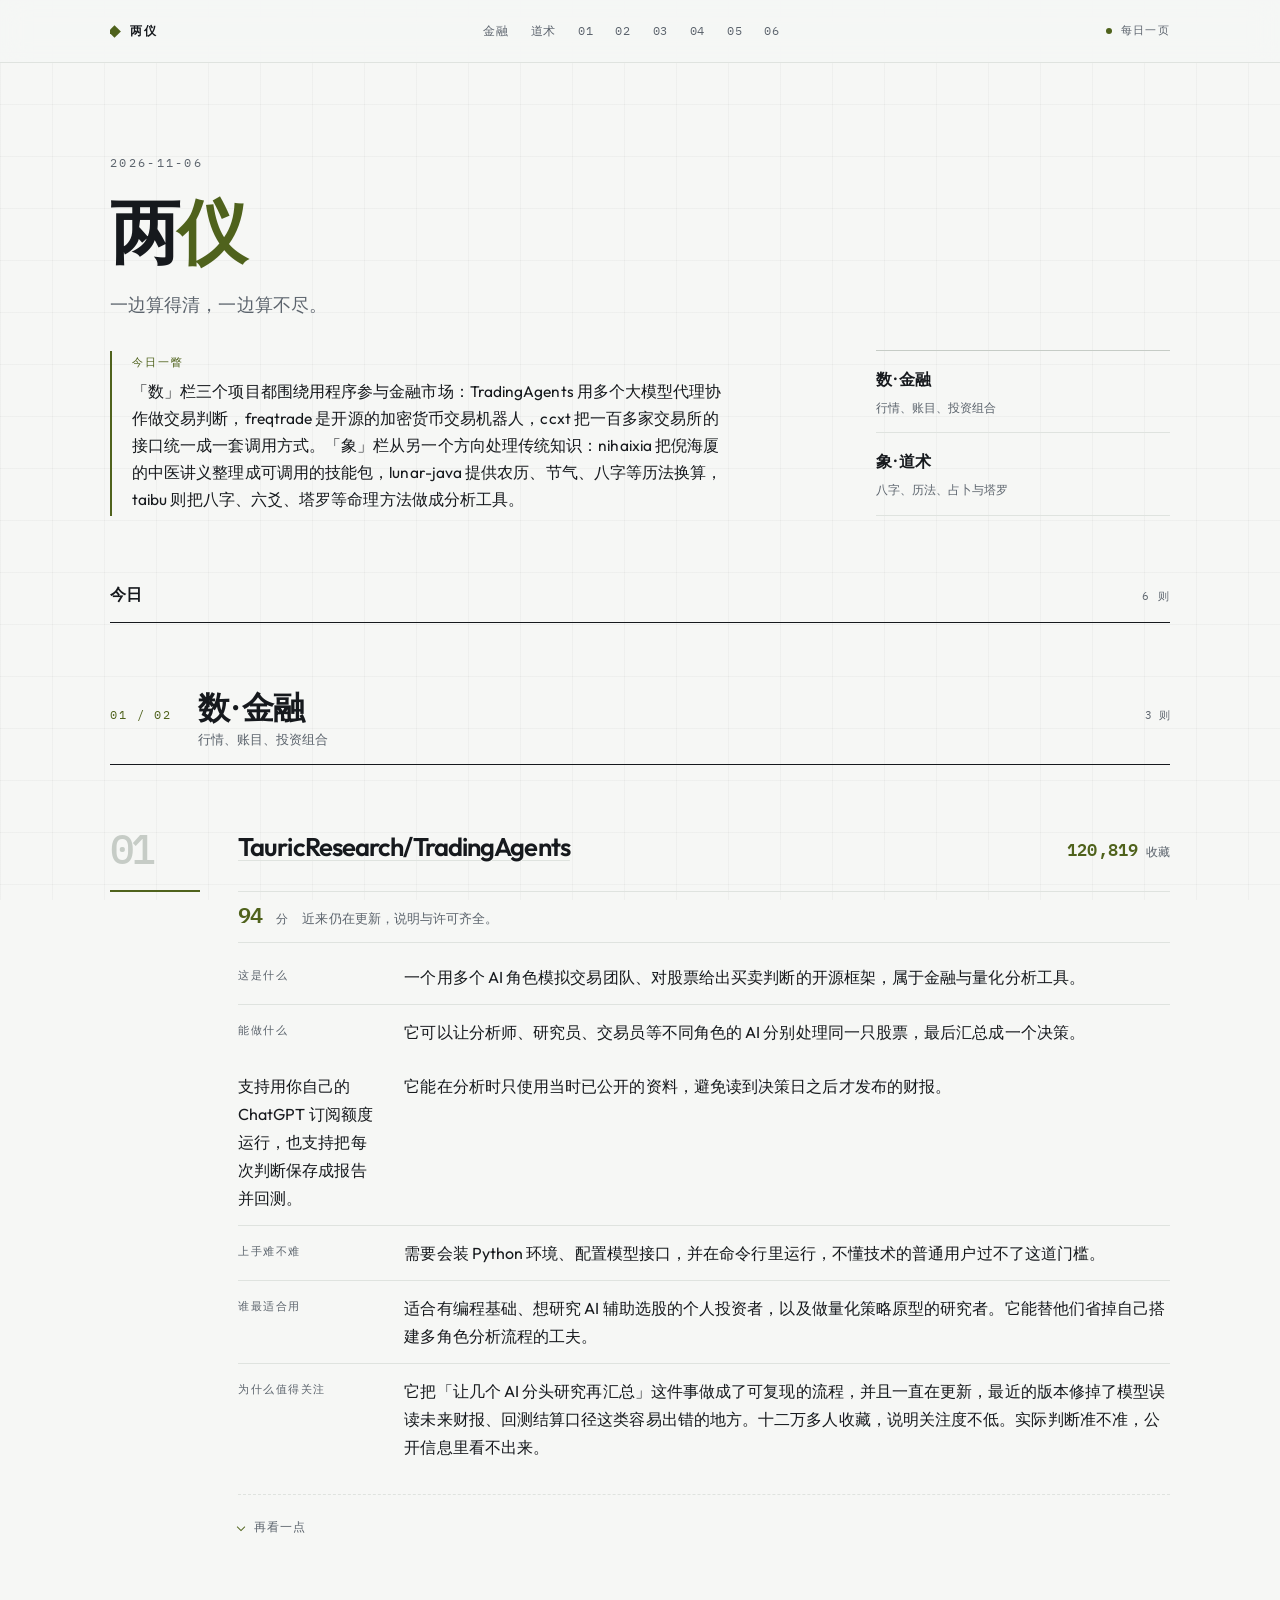
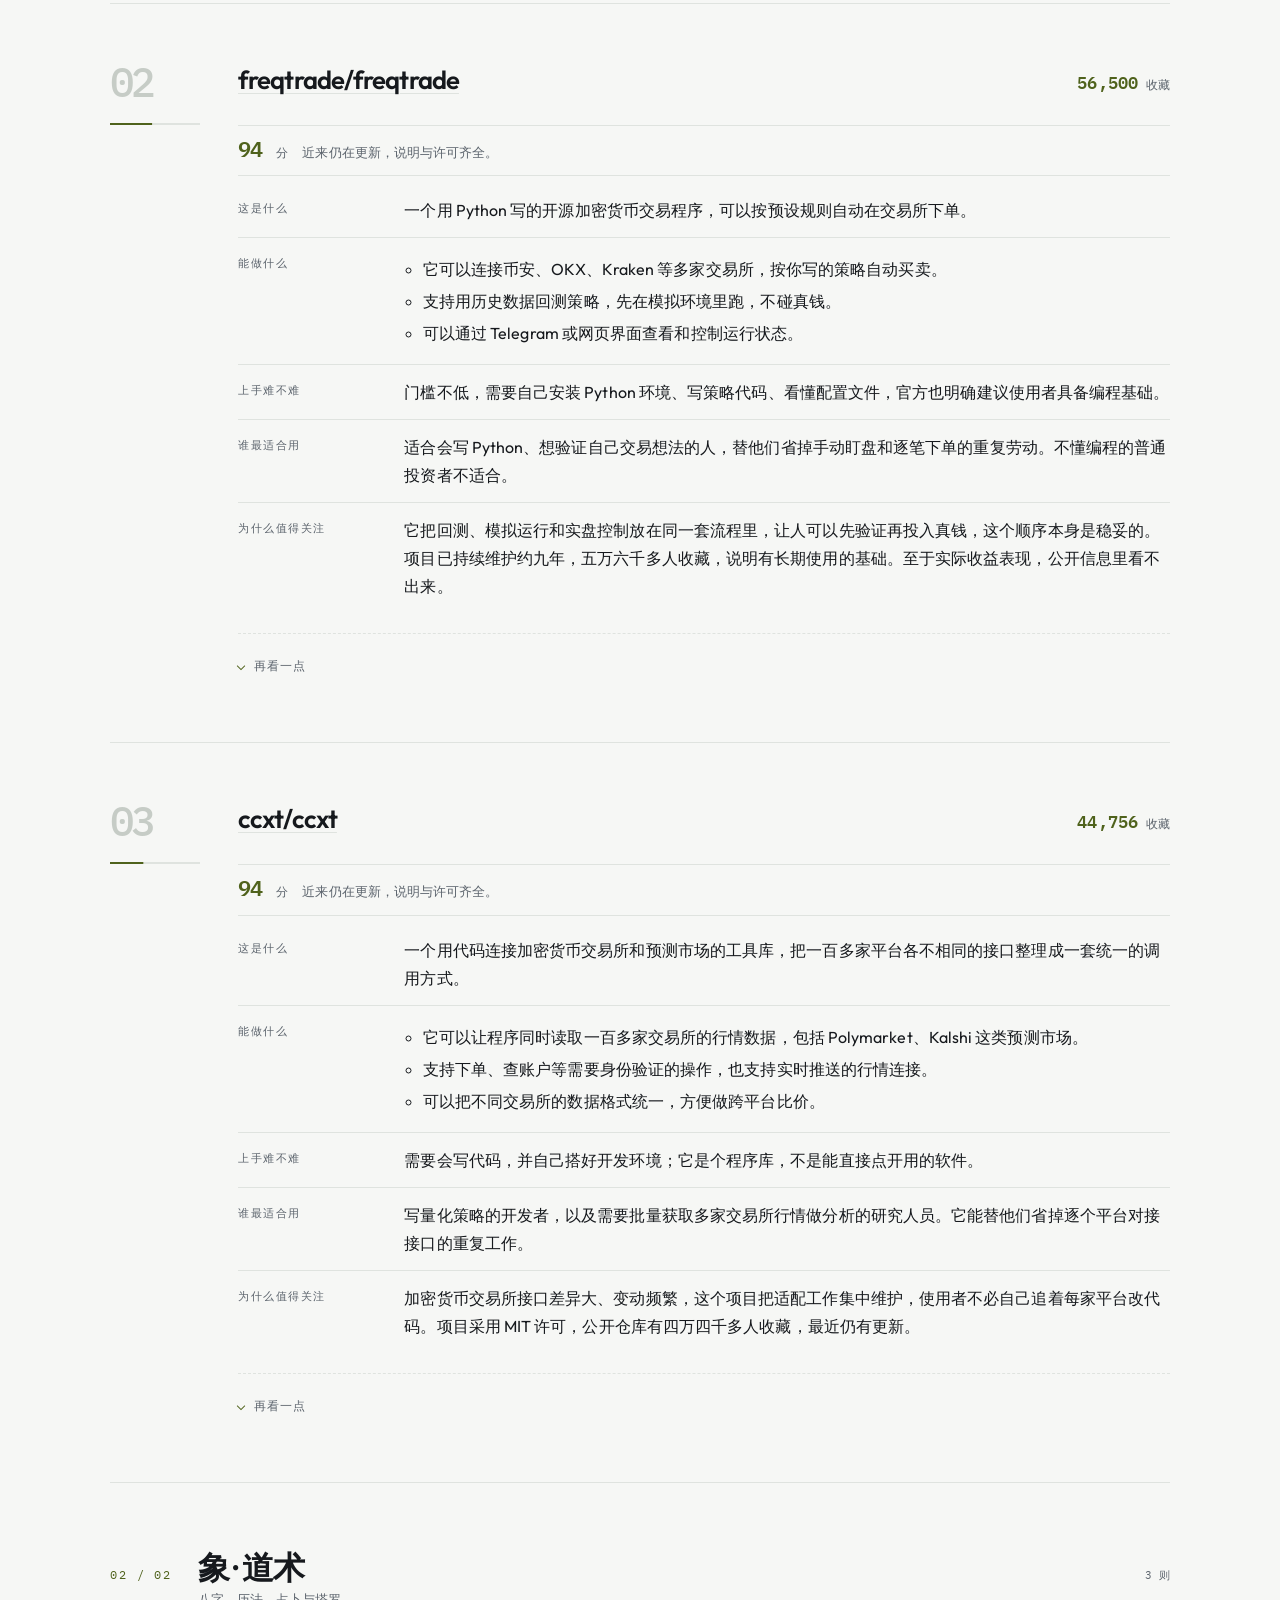
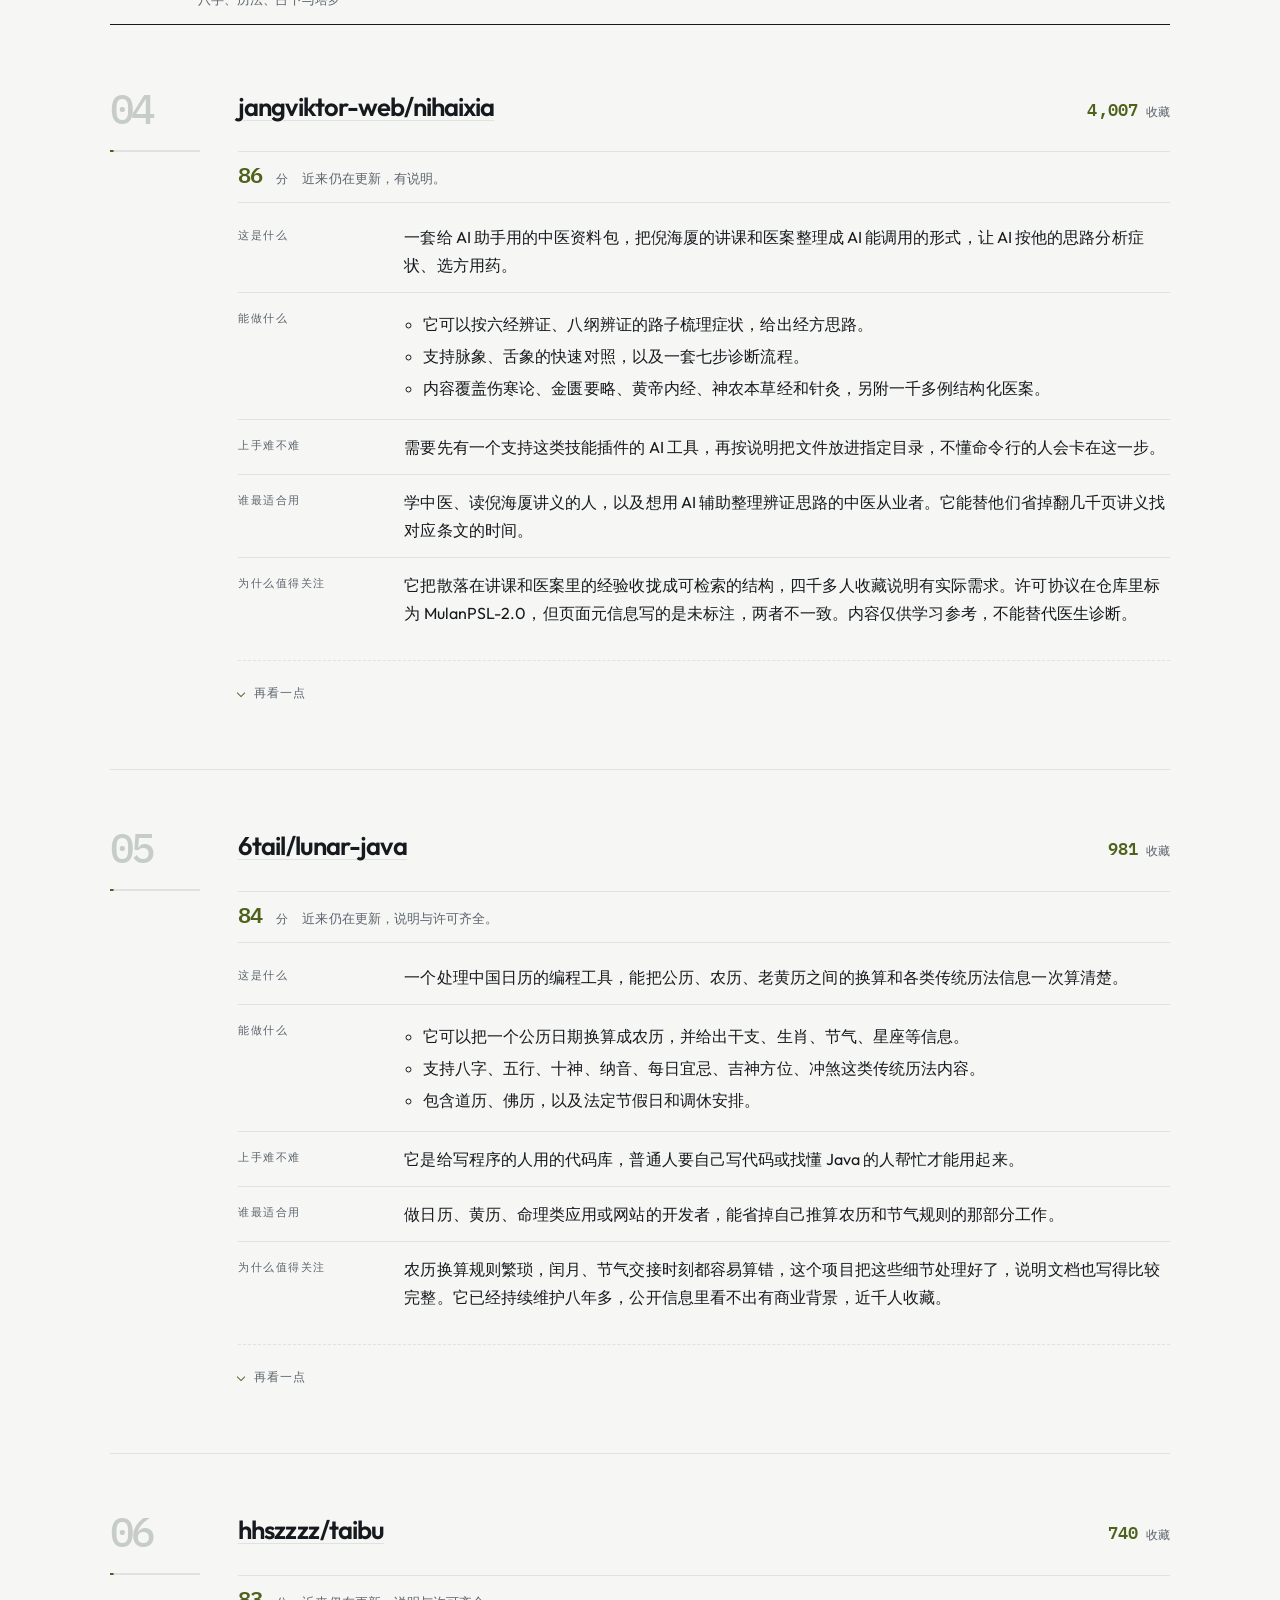
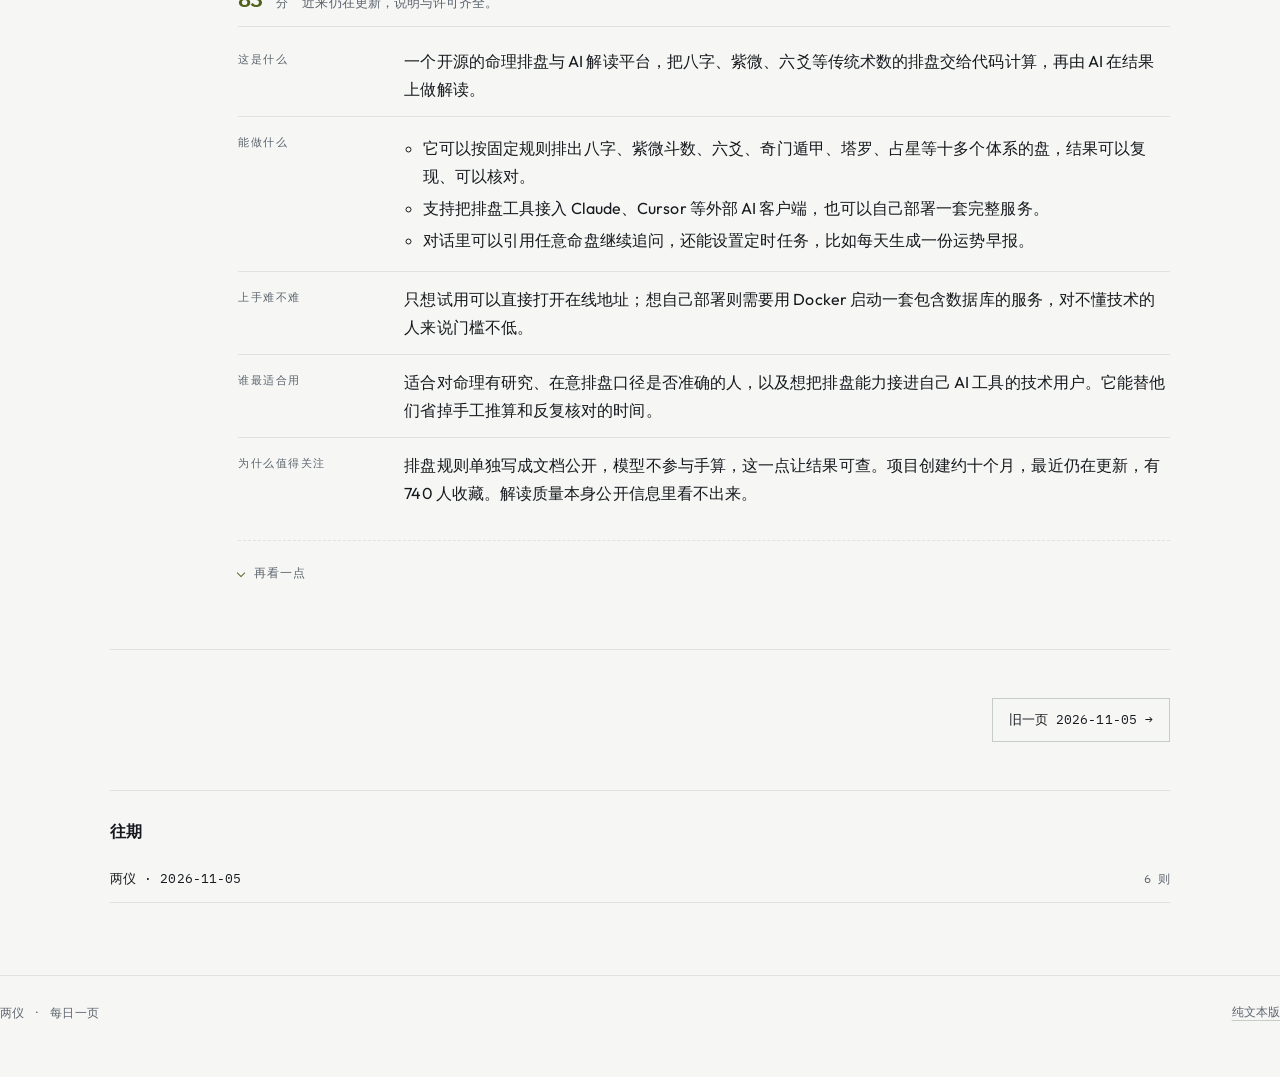
<file: docs/index.html>
<!DOCTYPE html>
<html lang="zh-CN">
<head>
<meta charset="utf-8">
<meta name="viewport" content="width=device-width,initial-scale=1">
<meta name="color-scheme" content="light dark">
<title>两仪 · 2026-11-06</title>
<meta name="description" content="一边算得清，一边算不尽。">
<meta property="og:title" content="两仪 · 2026-11-06">
<meta property="og:description" content="一边算得清，一边算不尽。">
<meta property="og:url" content="https://dear202606-star.github.io/stars/index.html">
<link rel="preconnect" href="https://fonts.googleapis.com">
<link rel="preconnect" href="https://fonts.gstatic.com" crossorigin>
<link href="https://fonts.googleapis.com/css2?family=IBM+Plex+Mono:wght@400;500;600&family=Outfit:wght@300;400;500;600;700&display=swap" rel="stylesheet">
<link rel="stylesheet" href="style.css">
</head>
<body>
<a class="skip" href="#main">跳到正文</a>
<header class="topbar"><div class="shell topbar-inner"><a class="brand" href="index.html" title="两仪">两仪</a><nav class="jump" aria-label="栏目导航"><a class="cat-link" href="#cat-finance">金融</a><a class="cat-link" href="#cat-daoshu">道术</a><a class="num-link" href="#p1">01</a><a class="num-link" href="#p2">02</a><a class="num-link" href="#p3">03</a><a class="num-link" href="#p4">04</a><a class="num-link" href="#p5">05</a><a class="num-link" href="#p6">06</a></nav><span class="live"><i aria-hidden="true"></i>每日一页</span></div></header><main class="shell" id="main"><section class="hero"><div class="hero-main"><p class="eyebrow">2026-11-06</p><h1>两<em>仪</em></h1><p class="lede">一边算得清，一边算不尽。</p><div class="overview"><span class="overview-label">今日一瞥</span>「数」栏三个项目都围绕用程序参与金融市场：TradingAgents 用多个大模型代理协作做交易判断，freqtrade 是开源的加密货币交易机器人，ccxt 把一百多家交易所的接口统一成一套调用方式。「象」栏从另一个方向处理传统知识：nihaixia 把倪海厦的中医讲义整理成可调用的技能包，lunar-java 提供农历、节气、八字等历法换算，taibu 则把八字、六爻、塔罗等命理方法做成分析工具。</div></div><aside class="stats" aria-label="两栏"><div class="stat"><span class="stat-k">数 · 金融</span><span class="stat-note-line">行情、账目、投资组合</span></div><div class="stat"><span class="stat-k">象 · 道术</span><span class="stat-note-line">八字、历法、占卜与塔罗</span></div></aside></section><div class="rank-head"><h2 id="ranking-title">今日</h2><span>6 则</span></div><section class="cat" id="cat-finance" aria-labelledby="cat-finance-title"><div class="cat-head"><span class="cat-idx">01 / 02</span><div><h2 id="cat-finance-title">数 · 金融</h2><p>行情、账目、投资组合</p></div><span class="cat-meta">3 则</span></div><ol class="list"><li class="entry" id="p1" aria-labelledby="p1-title" style="--i:0;--pct:1.0000">
<div class="entry-rail"><span class="num" aria-hidden="true">01</span><div class="bar" role="img" aria-label="收藏相对值 100%"><i></i></div></div>
<div class="entry-body">
<header class="entry-head"><h3 id="p1-title"><a href="https://github.com/TauricResearch/TradingAgents" target="_blank" rel="noopener" aria-label="在新窗口打开项目页：TauricResearch/TradingAgents">TauricResearch/TradingAgents</a></h3><div class="metric"><span class="metric-v">120,819</span><span class="metric-u">收藏</span></div></header>
<div class="score" aria-label="分数与依据"><span class="score-total">94</span><span class="score-u">分</span><span class="score-note">近来仍在更新，说明与许可齐全。</span></div>
<div class="summary"><section class="section"><h4>这是什么</h4><p>一个用多个 AI 角色模拟交易团队、对股票给出买卖判断的开源框架，属于金融与量化分析工具。</p></section><section class="section"><h4>能做什么</h4><p>它可以让分析师、研究员、交易员等不同角色的 AI 分别处理同一只股票，最后汇总成一个决策。</p><p>支持用你自己的 ChatGPT 订阅额度运行，也支持把每次判断保存成报告并回测。</p><p>它能在分析时只使用当时已公开的资料，避免读到决策日之后才发布的财报。</p></section><section class="section"><h4>上手难不难</h4><p>需要会装 Python 环境、配置模型接口，并在命令行里运行，不懂技术的普通用户过不了这道门槛。</p></section><section class="section"><h4>谁最适合用</h4><p>适合有编程基础、想研究 AI 辅助选股的个人投资者，以及做量化策略原型的研究者。它能替他们省掉自己搭建多角色分析流程的工夫。</p></section><section class="section"><h4>为什么值得关注</h4><p>它把「让几个 AI 分头研究再汇总」这件事做成了可复现的流程，并且一直在更新，最近的版本修掉了模型误读未来财报、回测结算口径这类容易出错的地方。十二万多人收藏，说明关注度不低。实际判断准不准，公开信息里看不出来。</p></section></div>
<details class="tech"><summary>再看一点</summary>
<ul class="facts"><li><a href="https://github.com/TauricResearch/TradingAgents" target="_blank" rel="noopener">去项目页看看</a></li><li>Python　·　被复制 23,095 次　·　Apache License 2.0</li><li>标签：agent, finance, llm, multiagent, trading</li></ul></details>
</div></li><li class="entry" id="p2" aria-labelledby="p2-title" style="--i:1;--pct:0.4676">
<div class="entry-rail"><span class="num" aria-hidden="true">02</span><div class="bar" role="img" aria-label="收藏相对值 47%"><i></i></div></div>
<div class="entry-body">
<header class="entry-head"><h3 id="p2-title"><a href="https://github.com/freqtrade/freqtrade" target="_blank" rel="noopener" aria-label="在新窗口打开项目页：freqtrade/freqtrade">freqtrade/freqtrade</a></h3><div class="metric"><span class="metric-v">56,500</span><span class="metric-u">收藏</span></div></header>
<div class="score" aria-label="分数与依据"><span class="score-total">94</span><span class="score-u">分</span><span class="score-note">近来仍在更新，说明与许可齐全。</span></div>
<div class="summary"><section class="section"><h4>这是什么</h4><p>一个用 Python 写的开源加密货币交易程序，可以按预设规则自动在交易所下单。</p></section><section class="section"><h4>能做什么</h4><ul><li>它可以连接币安、OKX、Kraken 等多家交易所，按你写的策略自动买卖。</li><li>支持用历史数据回测策略，先在模拟环境里跑，不碰真钱。</li><li>可以通过 Telegram 或网页界面查看和控制运行状态。</li></ul></section><section class="section"><h4>上手难不难</h4><p>门槛不低，需要自己安装 Python 环境、写策略代码、看懂配置文件，官方也明确建议使用者具备编程基础。</p></section><section class="section"><h4>谁最适合用</h4><p>适合会写 Python、想验证自己交易想法的人，替他们省掉手动盯盘和逐笔下单的重复劳动。不懂编程的普通投资者不适合。</p></section><section class="section"><h4>为什么值得关注</h4><p>它把回测、模拟运行和实盘控制放在同一套流程里，让人可以先验证再投入真钱，这个顺序本身是稳妥的。项目已持续维护约九年，五万六千多人收藏，说明有长期使用的基础。至于实际收益表现，公开信息里看不出来。</p></section></div>
<details class="tech"><summary>再看一点</summary>
<ul class="facts"><li><a href="https://github.com/freqtrade/freqtrade" target="_blank" rel="noopener">去项目页看看</a></li><li>Python　·　被复制 11,676 次　·　GNU General Public License v3.0</li><li>标签：algorithmic-trading, bitcoin, cryptocurrencies, cryptocurrency, freqtrade, python, telegram-bot, trade, trading-bot</li></ul></details>
</div></li><li class="entry" id="p3" aria-labelledby="p3-title" style="--i:2;--pct:0.3704">
<div class="entry-rail"><span class="num" aria-hidden="true">03</span><div class="bar" role="img" aria-label="收藏相对值 37%"><i></i></div></div>
<div class="entry-body">
<header class="entry-head"><h3 id="p3-title"><a href="https://github.com/ccxt/ccxt" target="_blank" rel="noopener" aria-label="在新窗口打开项目页：ccxt/ccxt">ccxt/ccxt</a></h3><div class="metric"><span class="metric-v">44,756</span><span class="metric-u">收藏</span></div></header>
<div class="score" aria-label="分数与依据"><span class="score-total">94</span><span class="score-u">分</span><span class="score-note">近来仍在更新，说明与许可齐全。</span></div>
<div class="summary"><section class="section"><h4>这是什么</h4><p>一个用代码连接加密货币交易所和预测市场的工具库，把一百多家平台各不相同的接口整理成一套统一的调用方式。</p></section><section class="section"><h4>能做什么</h4><ul><li>它可以让程序同时读取一百多家交易所的行情数据，包括 Polymarket、Kalshi 这类预测市场。</li><li>支持下单、查账户等需要身份验证的操作，也支持实时推送的行情连接。</li><li>可以把不同交易所的数据格式统一，方便做跨平台比价。</li></ul></section><section class="section"><h4>上手难不难</h4><p>需要会写代码，并自己搭好开发环境；它是个程序库，不是能直接点开用的软件。</p></section><section class="section"><h4>谁最适合用</h4><p>写量化策略的开发者，以及需要批量获取多家交易所行情做分析的研究人员。它能替他们省掉逐个平台对接接口的重复工作。</p></section><section class="section"><h4>为什么值得关注</h4><p>加密货币交易所接口差异大、变动频繁，这个项目把适配工作集中维护，使用者不必自己追着每家平台改代码。项目采用 MIT 许可，公开仓库有四万四千多人收藏，最近仍有更新。</p></section></div>
<details class="tech"><summary>再看一点</summary>
<ul class="facts"><li><a href="https://github.com/ccxt/ccxt" target="_blank" rel="noopener">去项目页看看</a></li><li>Python　·　被复制 8,952 次　·　MIT License</li><li>标签：altcoin, api, arbitrage, bitcoin, bot, btc, crypto, cryptocurrencies, cryptocurrency, eth, ethereum, exchange, invest, library, market-data, memecoin, strategy, trade, trading</li></ul></details>
</div></li></ol></section><section class="cat" id="cat-daoshu" aria-labelledby="cat-daoshu-title"><div class="cat-head"><span class="cat-idx">02 / 02</span><div><h2 id="cat-daoshu-title">象 · 道术</h2><p>八字、历法、占卜与塔罗</p></div><span class="cat-meta">3 则</span></div><ol class="list"><li class="entry" id="p4" aria-labelledby="p4-title" style="--i:3;--pct:0.0400">
<div class="entry-rail"><span class="num" aria-hidden="true">04</span><div class="bar" role="img" aria-label="收藏相对值 4%"><i></i></div></div>
<div class="entry-body">
<header class="entry-head"><h3 id="p4-title"><a href="https://github.com/jangviktor-web/nihaixia" target="_blank" rel="noopener" aria-label="在新窗口打开项目页：jangviktor-web/nihaixia">jangviktor-web/nihaixia</a></h3><div class="metric"><span class="metric-v">4,007</span><span class="metric-u">收藏</span></div></header>
<div class="score" aria-label="分数与依据"><span class="score-total">86</span><span class="score-u">分</span><span class="score-note">近来仍在更新，有说明。</span></div>
<div class="summary"><section class="section"><h4>这是什么</h4><p>一套给 AI 助手用的中医资料包，把倪海厦的讲课和医案整理成 AI 能调用的形式，让 AI 按他的思路分析症状、选方用药。</p></section><section class="section"><h4>能做什么</h4><ul><li>它可以按六经辨证、八纲辨证的路子梳理症状，给出经方思路。</li><li>支持脉象、舌象的快速对照，以及一套七步诊断流程。</li><li>内容覆盖伤寒论、金匮要略、黄帝内经、神农本草经和针灸，另附一千多例结构化医案。</li></ul></section><section class="section"><h4>上手难不难</h4><p>需要先有一个支持这类技能插件的 AI 工具，再按说明把文件放进指定目录，不懂命令行的人会卡在这一步。</p></section><section class="section"><h4>谁最适合用</h4><p>学中医、读倪海厦讲义的人，以及想用 AI 辅助整理辨证思路的中医从业者。它能替他们省掉翻几千页讲义找对应条文的时间。</p></section><section class="section"><h4>为什么值得关注</h4><p>它把散落在讲课和医案里的经验收拢成可检索的结构，四千多人收藏说明有实际需求。许可协议在仓库里标为 MulanPSL-2.0，但页面元信息写的是未标注，两者不一致。内容仅供学习参考，不能替代医生诊断。</p></section></div>
<details class="tech"><summary>再看一点</summary>
<ul class="facts"><li><a href="https://github.com/jangviktor-web/nihaixia" target="_blank" rel="noopener">去项目页看看</a></li><li>HTML　·　被复制 743 次　·　未标注</li><li>标签：acupuncture, agent-skill, agent-skills, chinese-medicine, claude-code-skills, codex-skill, nihaisha, nihaixia, nishi, openclaw, openclaw-skill, openclaw-skills, tcm, tcmcp, traditional-chinese-medicine, traditional-chinese-medicine-healthcare</li></ul></details>
</div></li><li class="entry" id="p5" aria-labelledby="p5-title" style="--i:4;--pct:0.0400">
<div class="entry-rail"><span class="num" aria-hidden="true">05</span><div class="bar" role="img" aria-label="收藏相对值 4%"><i></i></div></div>
<div class="entry-body">
<header class="entry-head"><h3 id="p5-title"><a href="https://github.com/6tail/lunar-java" target="_blank" rel="noopener" aria-label="在新窗口打开项目页：6tail/lunar-java">6tail/lunar-java</a></h3><div class="metric"><span class="metric-v">981</span><span class="metric-u">收藏</span></div></header>
<div class="score" aria-label="分数与依据"><span class="score-total">84</span><span class="score-u">分</span><span class="score-note">近来仍在更新，说明与许可齐全。</span></div>
<div class="summary"><section class="section"><h4>这是什么</h4><p>一个处理中国日历的编程工具，能把公历、农历、老黄历之间的换算和各类传统历法信息一次算清楚。</p></section><section class="section"><h4>能做什么</h4><ul><li>它可以把一个公历日期换算成农历，并给出干支、生肖、节气、星座等信息。</li><li>支持八字、五行、十神、纳音、每日宜忌、吉神方位、冲煞这类传统历法内容。</li><li>包含道历、佛历，以及法定节假日和调休安排。</li></ul></section><section class="section"><h4>上手难不难</h4><p>它是给写程序的人用的代码库，普通人要自己写代码或找懂 Java 的人帮忙才能用起来。</p></section><section class="section"><h4>谁最适合用</h4><p>做日历、黄历、命理类应用或网站的开发者，能省掉自己推算农历和节气规则的那部分工作。</p></section><section class="section"><h4>为什么值得关注</h4><p>农历换算规则繁琐，闰月、节气交接时刻都容易算错，这个项目把这些细节处理好了，说明文档也写得比较完整。它已经持续维护八年多，公开信息里看不出有商业背景，近千人收藏。</p></section></div>
<details class="tech"><summary>再看一点</summary>
<ul class="facts"><li><a href="https://github.com/6tail/lunar-java" target="_blank" rel="noopener">去项目页看看</a></li><li>Java　·　被复制 209 次　·　MIT License</li><li>标签：calendar, java, lunar</li></ul></details>
</div></li><li class="entry" id="p6" aria-labelledby="p6-title" style="--i:5;--pct:0.0400">
<div class="entry-rail"><span class="num" aria-hidden="true">06</span><div class="bar" role="img" aria-label="收藏相对值 4%"><i></i></div></div>
<div class="entry-body">
<header class="entry-head"><h3 id="p6-title"><a href="https://github.com/hhszzzz/taibu" target="_blank" rel="noopener" aria-label="在新窗口打开项目页：hhszzzz/taibu">hhszzzz/taibu</a></h3><div class="metric"><span class="metric-v">740</span><span class="metric-u">收藏</span></div></header>
<div class="score" aria-label="分数与依据"><span class="score-total">83</span><span class="score-u">分</span><span class="score-note">近来仍在更新，说明与许可齐全。</span></div>
<div class="summary"><section class="section"><h4>这是什么</h4><p>一个开源的命理排盘与 AI 解读平台，把八字、紫微、六爻等传统术数的排盘交给代码计算，再由 AI 在结果上做解读。</p></section><section class="section"><h4>能做什么</h4><ul><li>它可以按固定规则排出八字、紫微斗数、六爻、奇门遁甲、塔罗、占星等十多个体系的盘，结果可以复现、可以核对。</li><li>支持把排盘工具接入 Claude、Cursor 等外部 AI 客户端，也可以自己部署一套完整服务。</li><li>对话里可以引用任意命盘继续追问，还能设置定时任务，比如每天生成一份运势早报。</li></ul></section><section class="section"><h4>上手难不难</h4><p>只想试用可以直接打开在线地址；想自己部署则需要用 Docker 启动一套包含数据库的服务，对不懂技术的人来说门槛不低。</p></section><section class="section"><h4>谁最适合用</h4><p>适合对命理有研究、在意排盘口径是否准确的人，以及想把排盘能力接进自己 AI 工具的技术用户。它能替他们省掉手工推算和反复核对的时间。</p></section><section class="section"><h4>为什么值得关注</h4><p>排盘规则单独写成文档公开，模型不参与手算，这一点让结果可查。项目创建约十个月，最近仍在更新，有 740 人收藏。解读质量本身公开信息里看不出来。</p></section></div>
<details class="tech"><summary>再看一点</summary>
<ul class="facts"><li><a href="https://github.com/hhszzzz/taibu" target="_blank" rel="noopener">去项目页看看</a></li><li>TypeScript　·　被复制 156 次　·　Other</li><li>标签：agent, astrology, bazi, divination, fortune-teller, liuren, liuyao, mbti, mcp, meihua, meihua-yishu, qimendunjia, skills, taiyi, tarot, xiaoliuren, ziweidoushu</li></ul></details>
</div></li></ol></section><nav class="pager" aria-label="前后页"><span></span><a href="posts/2026-11-05.html">旧一页 2026-11-05 →</a></nav><nav class="archive" aria-label="往期"><h2>往期</h2><ul><li><a href="posts/2026-11-05.html"><span>两仪 · 2026-11-05</span><span class="cnt">6 则</span></a></li></ul></nav></main><footer><div>两仪　·　每日一页</div><div class="tools"><a href="posts/2026-11-06.md">纯文本版</a></div></footer></body></html>
</file>
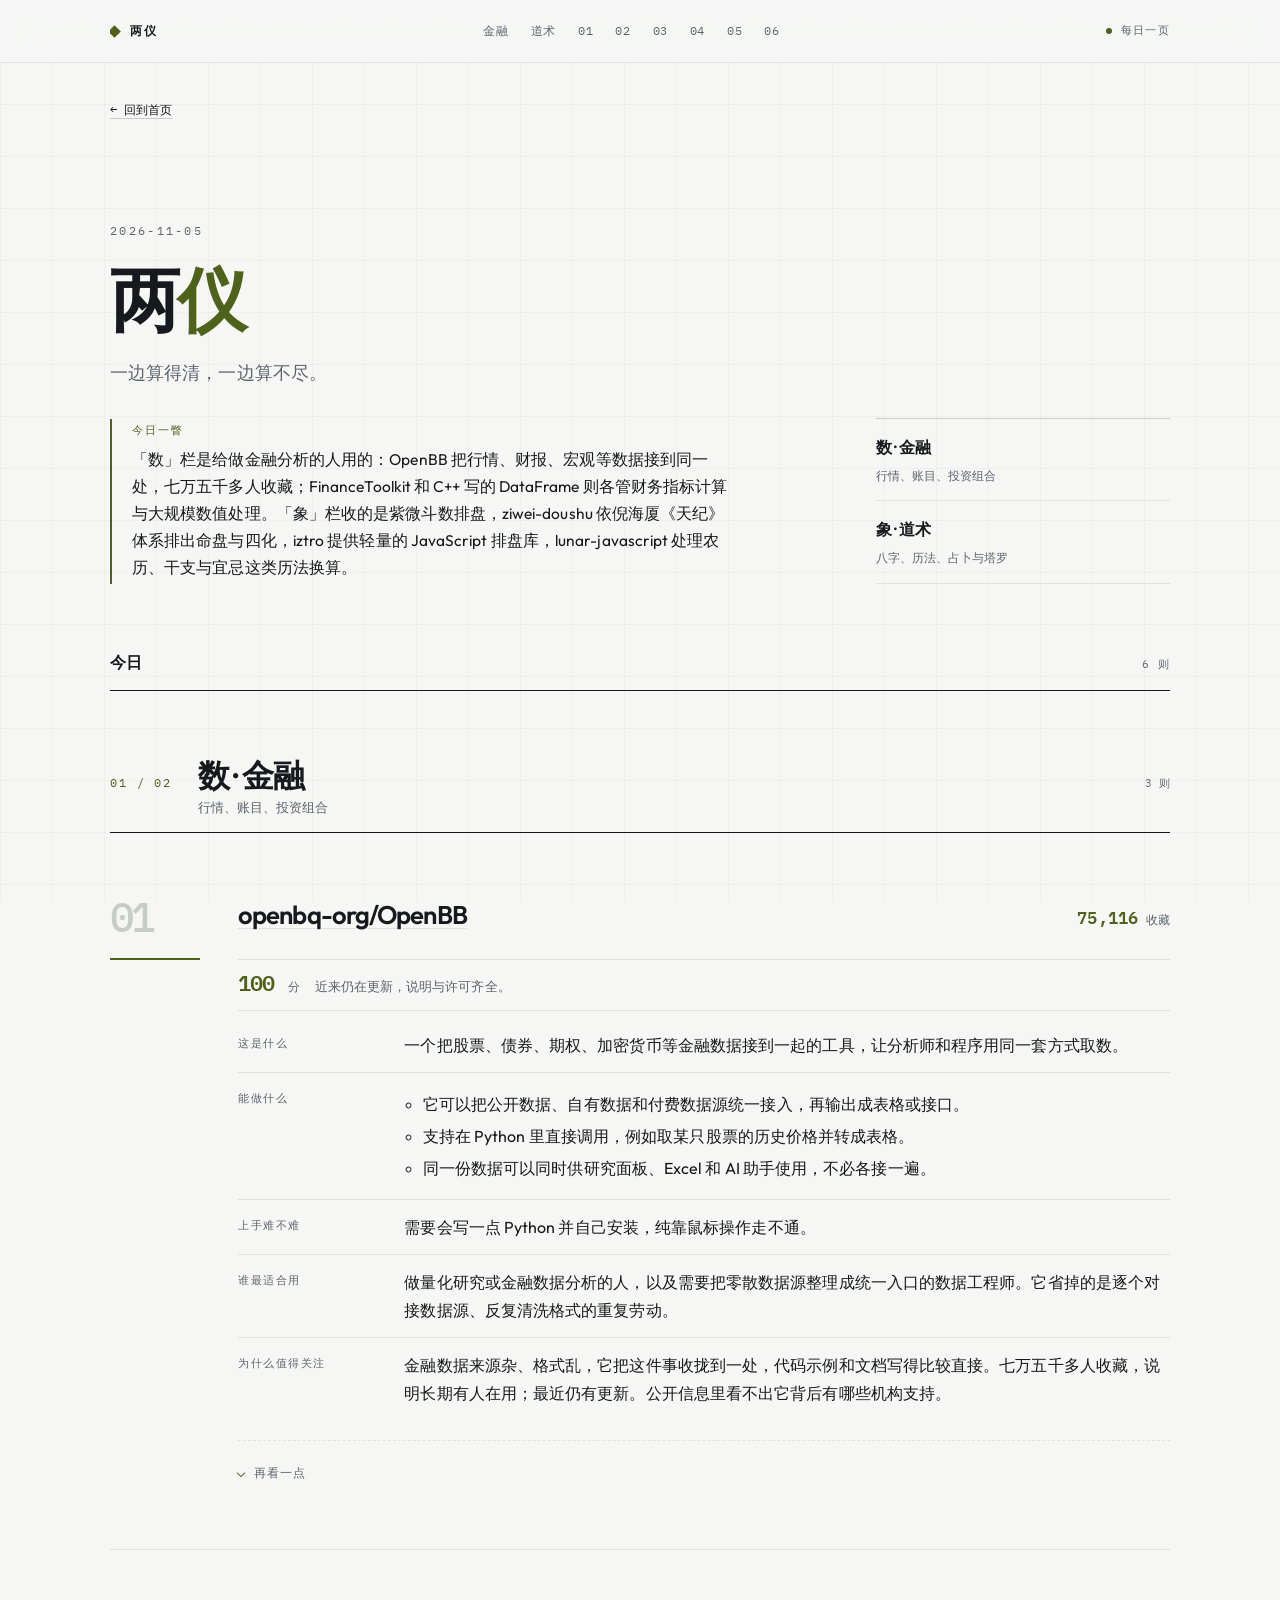
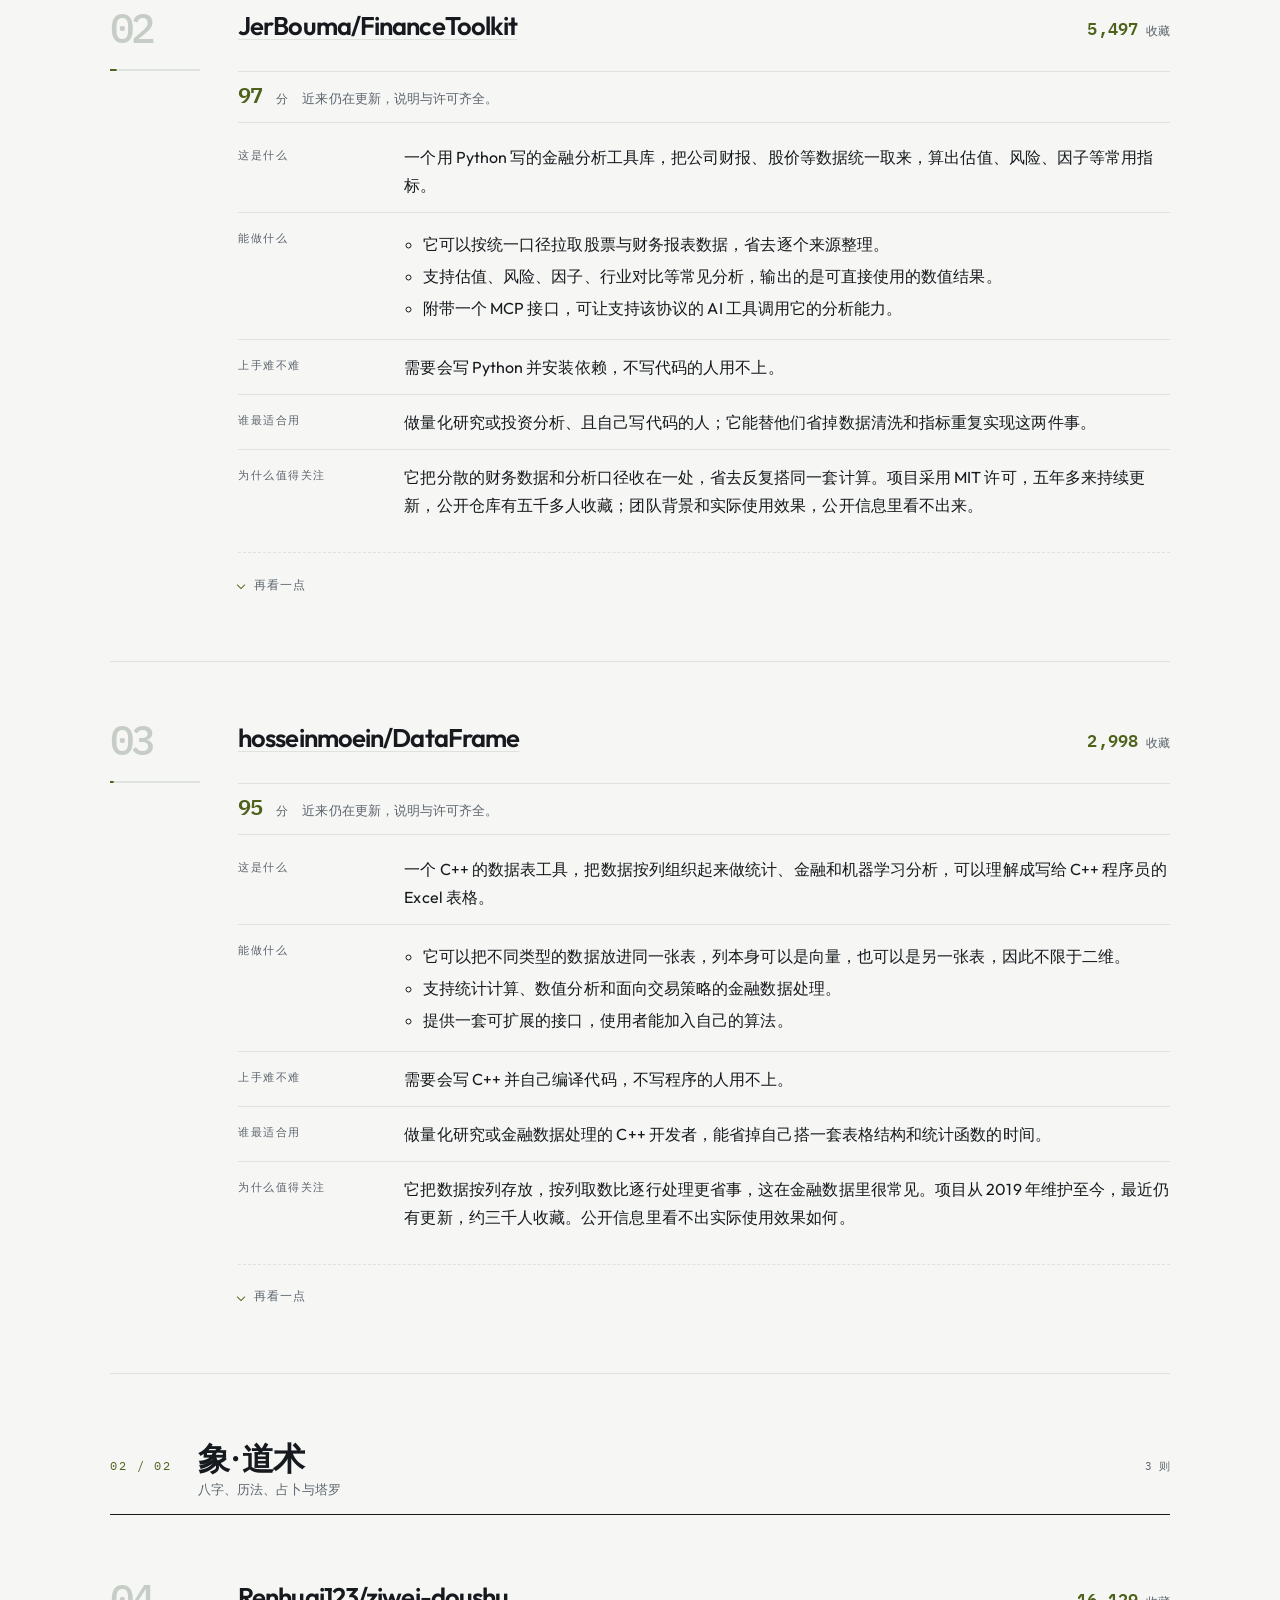
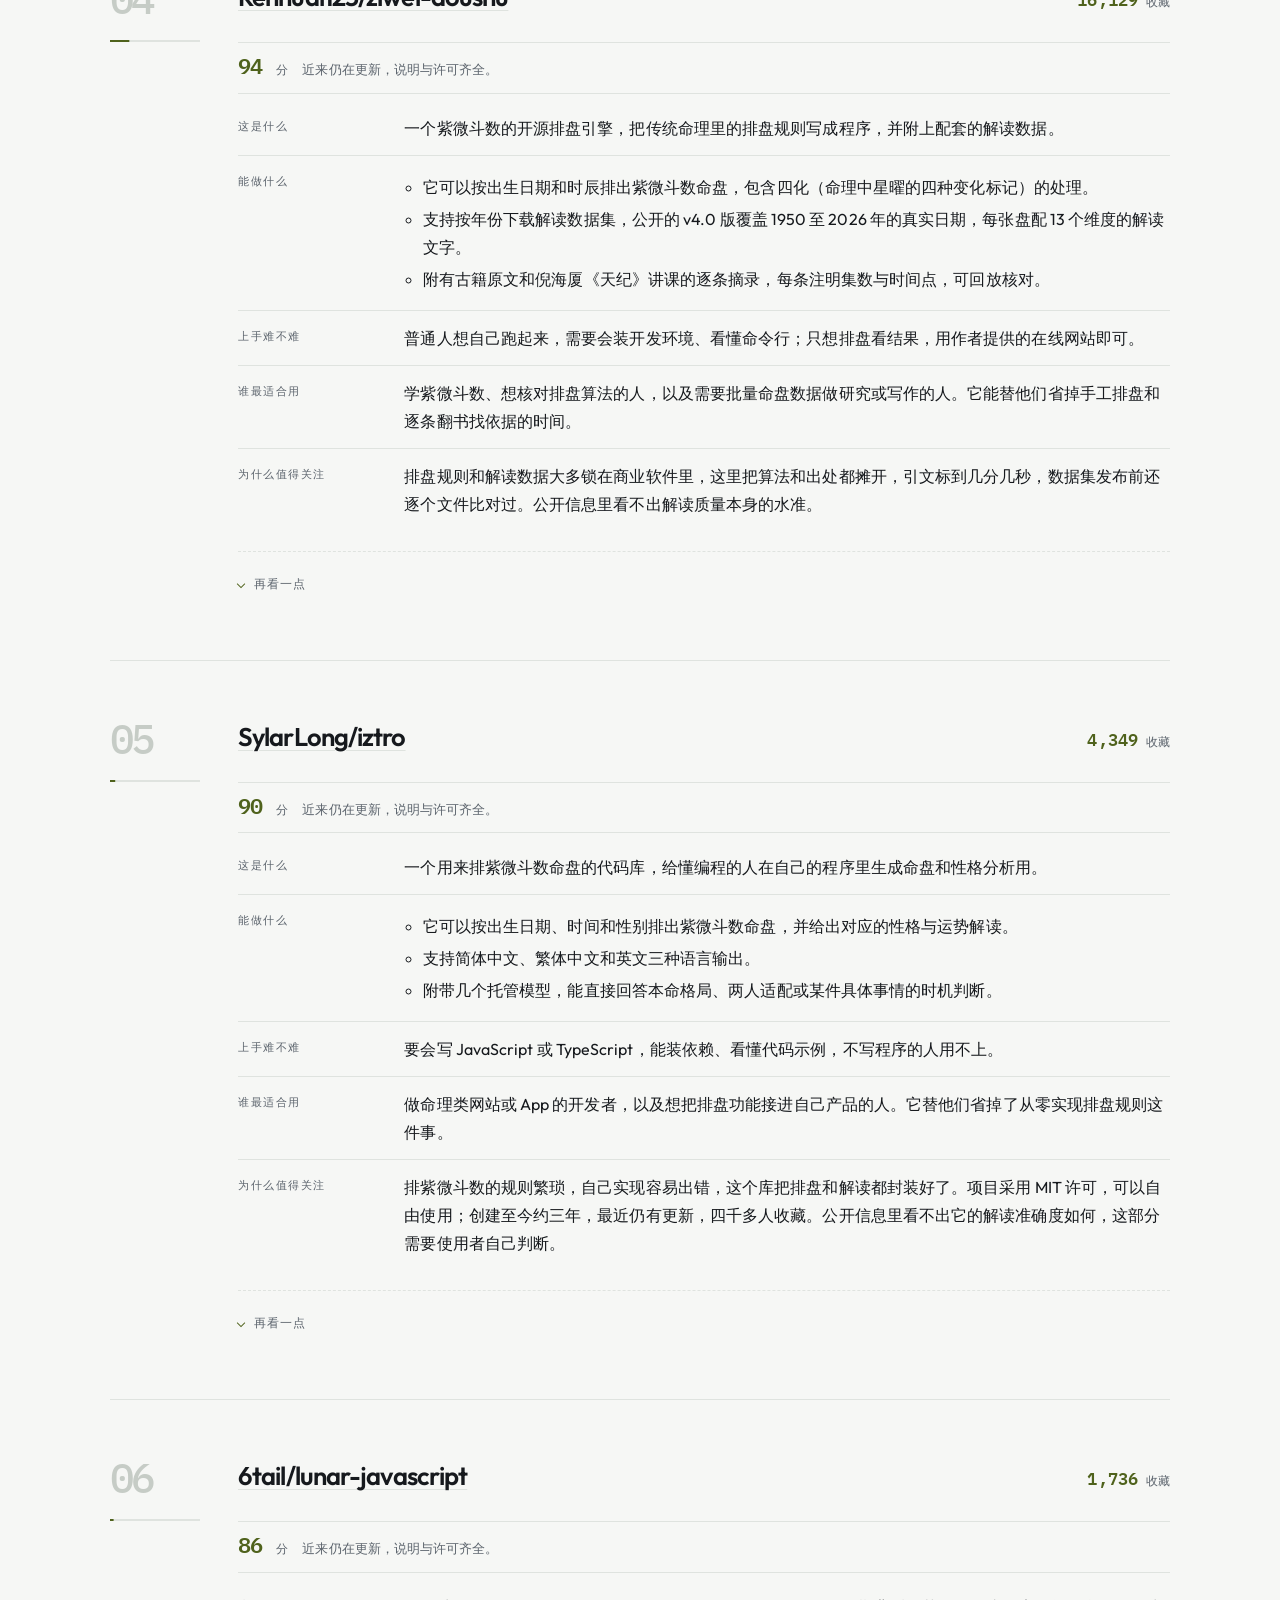
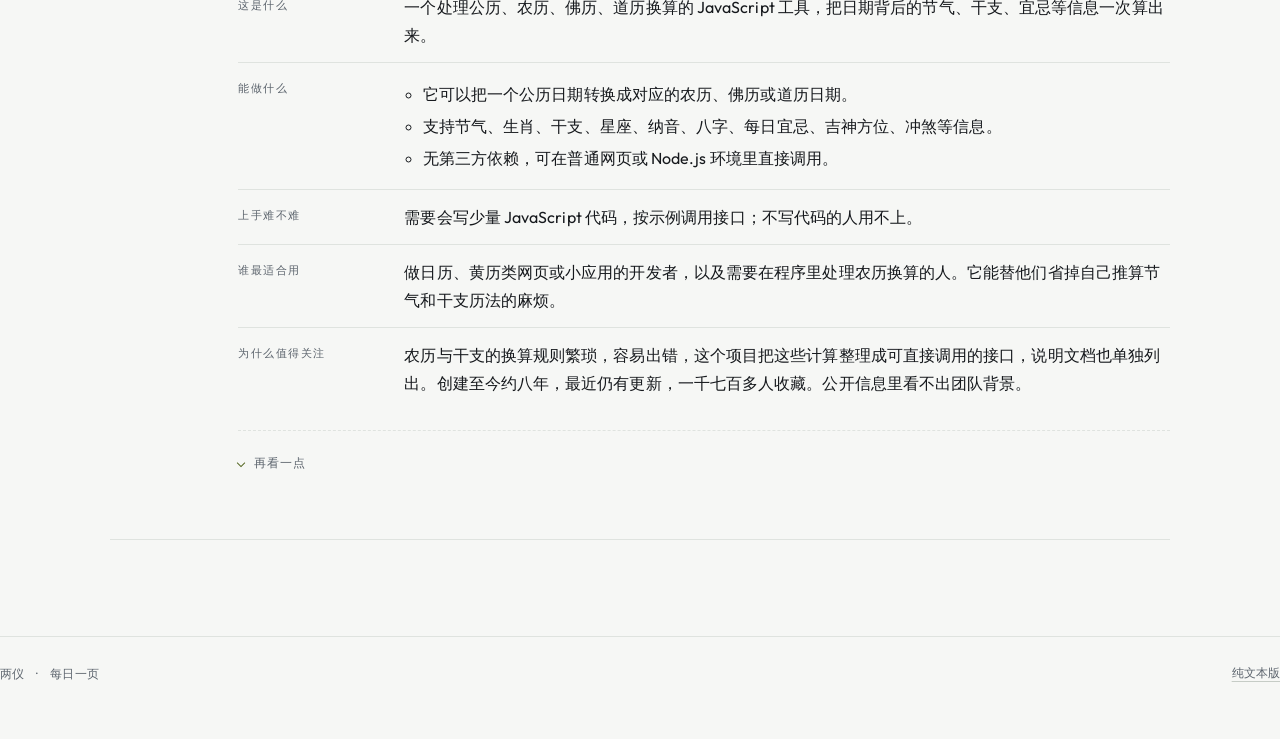
<file: docs/posts/2026-11-05.html>
<!DOCTYPE html>
<html lang="zh-CN">
<head>
<meta charset="utf-8">
<meta name="viewport" content="width=device-width,initial-scale=1">
<meta name="color-scheme" content="light dark">
<title>两仪 · 2026-11-05</title>
<meta name="description" content="一边算得清，一边算不尽。">
<meta property="og:title" content="两仪 · 2026-11-05">
<meta property="og:description" content="一边算得清，一边算不尽。">
<meta property="og:url" content="https://dear202606-star.github.io/stars/index.html">
<link rel="preconnect" href="https://fonts.googleapis.com">
<link rel="preconnect" href="https://fonts.gstatic.com" crossorigin>
<link href="https://fonts.googleapis.com/css2?family=IBM+Plex+Mono:wght@400;500;600&family=Outfit:wght@300;400;500;600;700&display=swap" rel="stylesheet">
<link rel="stylesheet" href="../style.css">
</head>
<body>
<a class="skip" href="#main">跳到正文</a>
<header class="topbar"><div class="shell topbar-inner"><a class="brand" href="../index.html" title="两仪">两仪</a><nav class="jump" aria-label="栏目导航"><a class="cat-link" href="posts/2026-11-05.html#cat-finance">金融</a><a class="cat-link" href="posts/2026-11-05.html#cat-daoshu">道术</a><a class="num-link" href="posts/2026-11-05.html#p1">01</a><a class="num-link" href="posts/2026-11-05.html#p2">02</a><a class="num-link" href="posts/2026-11-05.html#p3">03</a><a class="num-link" href="posts/2026-11-05.html#p4">04</a><a class="num-link" href="posts/2026-11-05.html#p5">05</a><a class="num-link" href="posts/2026-11-05.html#p6">06</a></nav><span class="live"><i aria-hidden="true"></i>每日一页</span></div></header><main class="shell" id="main"><a class="back" href="../index.html">← 回到首页</a><section class="hero"><div class="hero-main"><p class="eyebrow">2026-11-05</p><h1>两<em>仪</em></h1><p class="lede">一边算得清，一边算不尽。</p><div class="overview"><span class="overview-label">今日一瞥</span>「数」栏是给做金融分析的人用的：OpenBB 把行情、财报、宏观等数据接到同一处，七万五千多人收藏；FinanceToolkit 和 C++ 写的 DataFrame 则各管财务指标计算与大规模数值处理。「象」栏收的是紫微斗数排盘，ziwei-doushu 依倪海厦《天纪》体系排出命盘与四化，iztro 提供轻量的 JavaScript 排盘库，lunar-javascript 处理农历、干支与宜忌这类历法换算。</div></div><aside class="stats" aria-label="两栏"><div class="stat"><span class="stat-k">数 · 金融</span><span class="stat-note-line">行情、账目、投资组合</span></div><div class="stat"><span class="stat-k">象 · 道术</span><span class="stat-note-line">八字、历法、占卜与塔罗</span></div></aside></section><div class="rank-head"><h2 id="ranking-title">今日</h2><span>6 则</span></div><section class="cat" id="cat-finance" aria-labelledby="cat-finance-title"><div class="cat-head"><span class="cat-idx">01 / 02</span><div><h2 id="cat-finance-title">数 · 金融</h2><p>行情、账目、投资组合</p></div><span class="cat-meta">3 则</span></div><ol class="list"><li class="entry" id="p1" aria-labelledby="p1-title" style="--i:0;--pct:1.0000">
<div class="entry-rail"><span class="num" aria-hidden="true">01</span><div class="bar" role="img" aria-label="收藏相对值 100%"><i></i></div></div>
<div class="entry-body">
<header class="entry-head"><h3 id="p1-title"><a href="https://github.com/openbq-org/OpenBB" target="_blank" rel="noopener" aria-label="在新窗口打开项目页：openbq-org/OpenBB">openbq-org/OpenBB</a></h3><div class="metric"><span class="metric-v">75,116</span><span class="metric-u">收藏</span></div></header>
<div class="score" aria-label="分数与依据"><span class="score-total">100</span><span class="score-u">分</span><span class="score-note">近来仍在更新，说明与许可齐全。</span></div>
<div class="summary"><section class="section"><h4>这是什么</h4><p>一个把股票、债券、期权、加密货币等金融数据接到一起的工具，让分析师和程序用同一套方式取数。</p></section><section class="section"><h4>能做什么</h4><ul><li>它可以把公开数据、自有数据和付费数据源统一接入，再输出成表格或接口。</li><li>支持在 Python 里直接调用，例如取某只股票的历史价格并转成表格。</li><li>同一份数据可以同时供研究面板、Excel 和 AI 助手使用，不必各接一遍。</li></ul></section><section class="section"><h4>上手难不难</h4><p>需要会写一点 Python 并自己安装，纯靠鼠标操作走不通。</p></section><section class="section"><h4>谁最适合用</h4><p>做量化研究或金融数据分析的人，以及需要把零散数据源整理成统一入口的数据工程师。它省掉的是逐个对接数据源、反复清洗格式的重复劳动。</p></section><section class="section"><h4>为什么值得关注</h4><p>金融数据来源杂、格式乱，它把这件事收拢到一处，代码示例和文档写得比较直接。七万五千多人收藏，说明长期有人在用；最近仍有更新。公开信息里看不出它背后有哪些机构支持。</p></section></div>
<details class="tech"><summary>再看一点</summary>
<ul class="facts"><li><a href="https://github.com/openbq-org/OpenBB" target="_blank" rel="noopener">去项目页看看</a></li><li>Python　·　被复制 7,847 次　·　Other</li><li>标签：ai, crypto, derivatives, economics, equity, finance, fixed-income, machine-learning, openbb, options, python, quantitative-finance, stocks</li></ul></details>
</div></li><li class="entry" id="p2" aria-labelledby="p2-title" style="--i:1;--pct:0.0732">
<div class="entry-rail"><span class="num" aria-hidden="true">02</span><div class="bar" role="img" aria-label="收藏相对值 7%"><i></i></div></div>
<div class="entry-body">
<header class="entry-head"><h3 id="p2-title"><a href="https://github.com/JerBouma/FinanceToolkit" target="_blank" rel="noopener" aria-label="在新窗口打开项目页：JerBouma/FinanceToolkit">JerBouma/FinanceToolkit</a></h3><div class="metric"><span class="metric-v">5,497</span><span class="metric-u">收藏</span></div></header>
<div class="score" aria-label="分数与依据"><span class="score-total">97</span><span class="score-u">分</span><span class="score-note">近来仍在更新，说明与许可齐全。</span></div>
<div class="summary"><section class="section"><h4>这是什么</h4><p>一个用 Python 写的金融分析工具库，把公司财报、股价等数据统一取来，算出估值、风险、因子等常用指标。</p></section><section class="section"><h4>能做什么</h4><ul><li>它可以按统一口径拉取股票与财务报表数据，省去逐个来源整理。</li><li>支持估值、风险、因子、行业对比等常见分析，输出的是可直接使用的数值结果。</li><li>附带一个 MCP 接口，可让支持该协议的 AI 工具调用它的分析能力。</li></ul></section><section class="section"><h4>上手难不难</h4><p>需要会写 Python 并安装依赖，不写代码的人用不上。</p></section><section class="section"><h4>谁最适合用</h4><p>做量化研究或投资分析、且自己写代码的人；它能替他们省掉数据清洗和指标重复实现这两件事。</p></section><section class="section"><h4>为什么值得关注</h4><p>它把分散的财务数据和分析口径收在一处，省去反复搭同一套计算。项目采用 MIT 许可，五年多来持续更新，公开仓库有五千多人收藏；团队背景和实际使用效果，公开信息里看不出来。</p></section></div>
<details class="tech"><summary>再看一点</summary>
<ul class="facts"><li><a href="https://github.com/JerBouma/FinanceToolkit" target="_blank" rel="noopener">去项目页看看</a></li><li>Python　·　被复制 645 次　·　MIT License</li><li>标签：algorithmic-trading, equities, factor-analysis, finance, financial-analysis, financial-data, financial-statements, fundamental-analysis, fundamentals, market-data, mcp-server, performance-analysis, python, quantitative-analysis, quantitative-finance, risk-management, sector-analysis, stock-data, technical-analysis, valuation</li></ul></details>
</div></li><li class="entry" id="p3" aria-labelledby="p3-title" style="--i:2;--pct:0.0400">
<div class="entry-rail"><span class="num" aria-hidden="true">03</span><div class="bar" role="img" aria-label="收藏相对值 4%"><i></i></div></div>
<div class="entry-body">
<header class="entry-head"><h3 id="p3-title"><a href="https://github.com/hosseinmoein/DataFrame" target="_blank" rel="noopener" aria-label="在新窗口打开项目页：hosseinmoein/DataFrame">hosseinmoein/DataFrame</a></h3><div class="metric"><span class="metric-v">2,998</span><span class="metric-u">收藏</span></div></header>
<div class="score" aria-label="分数与依据"><span class="score-total">95</span><span class="score-u">分</span><span class="score-note">近来仍在更新，说明与许可齐全。</span></div>
<div class="summary"><section class="section"><h4>这是什么</h4><p>一个 C++ 的数据表工具，把数据按列组织起来做统计、金融和机器学习分析，可以理解成写给 C++ 程序员的 Excel 表格。</p></section><section class="section"><h4>能做什么</h4><ul><li>它可以把不同类型的数据放进同一张表，列本身可以是向量，也可以是另一张表，因此不限于二维。</li><li>支持统计计算、数值分析和面向交易策略的金融数据处理。</li><li>提供一套可扩展的接口，使用者能加入自己的算法。</li></ul></section><section class="section"><h4>上手难不难</h4><p>需要会写 C++ 并自己编译代码，不写程序的人用不上。</p></section><section class="section"><h4>谁最适合用</h4><p>做量化研究或金融数据处理的 C++ 开发者，能省掉自己搭一套表格结构和统计函数的时间。</p></section><section class="section"><h4>为什么值得关注</h4><p>它把数据按列存放，按列取数比逐行处理更省事，这在金融数据里很常见。项目从 2019 年维护至今，最近仍有更新，约三千人收藏。公开信息里看不出实际使用效果如何。</p></section></div>
<details class="tech"><summary>再看一点</summary>
<ul class="facts"><li><a href="https://github.com/hosseinmoein/DataFrame" target="_blank" rel="noopener">去项目页看看</a></li><li>C++　·　被复制 363 次　·　BSD 3-Clause &quot;New&quot; or &quot;Revised&quot; License</li><li>标签：ai, cpp, data-analysis, data-science, dataframe, financial-data-analysis, financial-engineering, large-data, machine-learning, multidimensional-data, numerical-analysis, statistical, statistical-analysis, tensor, tensorboard, trading-algorithms, trading-strategies</li></ul></details>
</div></li></ol></section><section class="cat" id="cat-daoshu" aria-labelledby="cat-daoshu-title"><div class="cat-head"><span class="cat-idx">02 / 02</span><div><h2 id="cat-daoshu-title">象 · 道术</h2><p>八字、历法、占卜与塔罗</p></div><span class="cat-meta">3 则</span></div><ol class="list"><li class="entry" id="p4" aria-labelledby="p4-title" style="--i:3;--pct:0.2147">
<div class="entry-rail"><span class="num" aria-hidden="true">04</span><div class="bar" role="img" aria-label="收藏相对值 21%"><i></i></div></div>
<div class="entry-body">
<header class="entry-head"><h3 id="p4-title"><a href="https://github.com/Renhuai123/ziwei-doushu" target="_blank" rel="noopener" aria-label="在新窗口打开项目页：Renhuai123/ziwei-doushu">Renhuai123/ziwei-doushu</a></h3><div class="metric"><span class="metric-v">16,129</span><span class="metric-u">收藏</span></div></header>
<div class="score" aria-label="分数与依据"><span class="score-total">94</span><span class="score-u">分</span><span class="score-note">近来仍在更新，说明与许可齐全。</span></div>
<div class="summary"><section class="section"><h4>这是什么</h4><p>一个紫微斗数的开源排盘引擎，把传统命理里的排盘规则写成程序，并附上配套的解读数据。</p></section><section class="section"><h4>能做什么</h4><ul><li>它可以按出生日期和时辰排出紫微斗数命盘，包含四化（命理中星曜的四种变化标记）的处理。</li><li>支持按年份下载解读数据集，公开的 v4.0 版覆盖 1950 至 2026 年的真实日期，每张盘配 13 个维度的解读文字。</li><li>附有古籍原文和倪海厦《天纪》讲课的逐条摘录，每条注明集数与时间点，可回放核对。</li></ul></section><section class="section"><h4>上手难不难</h4><p>普通人想自己跑起来，需要会装开发环境、看懂命令行；只想排盘看结果，用作者提供的在线网站即可。</p></section><section class="section"><h4>谁最适合用</h4><p>学紫微斗数、想核对排盘算法的人，以及需要批量命盘数据做研究或写作的人。它能替他们省掉手工排盘和逐条翻书找依据的时间。</p></section><section class="section"><h4>为什么值得关注</h4><p>排盘规则和解读数据大多锁在商业软件里，这里把算法和出处都摊开，引文标到几分几秒，数据集发布前还逐个文件比对过。公开信息里看不出解读质量本身的水准。</p></section></div>
<details class="tech"><summary>再看一点</summary>
<ul class="facts"><li><a href="https://github.com/Renhuai123/ziwei-doushu" target="_blank" rel="noopener">去项目页看看</a></li><li>TypeScript　·　被复制 3,127 次　·　MIT License</li><li>标签：bazi, chinese-astrology, divination, fortune-telling, nextjs, open-source, purple-star-astrology, typescript, zi-wei-dou-shu, ziwei-doushu</li></ul></details>
</div></li><li class="entry" id="p5" aria-labelledby="p5-title" style="--i:4;--pct:0.0579">
<div class="entry-rail"><span class="num" aria-hidden="true">05</span><div class="bar" role="img" aria-label="收藏相对值 6%"><i></i></div></div>
<div class="entry-body">
<header class="entry-head"><h3 id="p5-title"><a href="https://github.com/SylarLong/iztro" target="_blank" rel="noopener" aria-label="在新窗口打开项目页：SylarLong/iztro">SylarLong/iztro</a></h3><div class="metric"><span class="metric-v">4,349</span><span class="metric-u">收藏</span></div></header>
<div class="score" aria-label="分数与依据"><span class="score-total">90</span><span class="score-u">分</span><span class="score-note">近来仍在更新，说明与许可齐全。</span></div>
<div class="summary"><section class="section"><h4>这是什么</h4><p>一个用来排紫微斗数命盘的代码库，给懂编程的人在自己的程序里生成命盘和性格分析用。</p></section><section class="section"><h4>能做什么</h4><ul><li>它可以按出生日期、时间和性别排出紫微斗数命盘，并给出对应的性格与运势解读。</li><li>支持简体中文、繁体中文和英文三种语言输出。</li><li>附带几个托管模型，能直接回答本命格局、两人适配或某件具体事情的时机判断。</li></ul></section><section class="section"><h4>上手难不难</h4><p>要会写 JavaScript 或 TypeScript，能装依赖、看懂代码示例，不写程序的人用不上。</p></section><section class="section"><h4>谁最适合用</h4><p>做命理类网站或 App 的开发者，以及想把排盘功能接进自己产品的人。它替他们省掉了从零实现排盘规则这件事。</p></section><section class="section"><h4>为什么值得关注</h4><p>排紫微斗数的规则繁琐，自己实现容易出错，这个库把排盘和解读都封装好了。项目采用 MIT 许可，可以自由使用；创建至今约三年，最近仍有更新，四千多人收藏。公开信息里看不出它的解读准确度如何，这部分需要使用者自己判断。</p></section></div>
<details class="tech"><summary>再看一点</summary>
<ul class="facts"><li><a href="https://github.com/SylarLong/iztro" target="_blank" rel="noopener">去项目页看看</a></li><li>TypeScript　·　被复制 702 次　·　MIT License</li><li>标签：astrolabe, astrology, chinese-astrology, horoscope, iztro, natal-chart, typescript, ziwei, ziweidoushu</li></ul></details>
</div></li><li class="entry" id="p6" aria-labelledby="p6-title" style="--i:5;--pct:0.0400">
<div class="entry-rail"><span class="num" aria-hidden="true">06</span><div class="bar" role="img" aria-label="收藏相对值 4%"><i></i></div></div>
<div class="entry-body">
<header class="entry-head"><h3 id="p6-title"><a href="https://github.com/6tail/lunar-javascript" target="_blank" rel="noopener" aria-label="在新窗口打开项目页：6tail/lunar-javascript">6tail/lunar-javascript</a></h3><div class="metric"><span class="metric-v">1,736</span><span class="metric-u">收藏</span></div></header>
<div class="score" aria-label="分数与依据"><span class="score-total">86</span><span class="score-u">分</span><span class="score-note">近来仍在更新，说明与许可齐全。</span></div>
<div class="summary"><section class="section"><h4>这是什么</h4><p>一个处理公历、农历、佛历、道历换算的 JavaScript 工具，把日期背后的节气、干支、宜忌等信息一次算出来。</p></section><section class="section"><h4>能做什么</h4><ul><li>它可以把一个公历日期转换成对应的农历、佛历或道历日期。</li><li>支持节气、生肖、干支、星座、纳音、八字、每日宜忌、吉神方位、冲煞等信息。</li><li>无第三方依赖，可在普通网页或 Node.js 环境里直接调用。</li></ul></section><section class="section"><h4>上手难不难</h4><p>需要会写少量 JavaScript 代码，按示例调用接口；不写代码的人用不上。</p></section><section class="section"><h4>谁最适合用</h4><p>做日历、黄历类网页或小应用的开发者，以及需要在程序里处理农历换算的人。它能替他们省掉自己推算节气和干支历法的麻烦。</p></section><section class="section"><h4>为什么值得关注</h4><p>农历与干支的换算规则繁琐，容易出错，这个项目把这些计算整理成可直接调用的接口，说明文档也单独列出。创建至今约八年，最近仍有更新，一千七百多人收藏。公开信息里看不出团队背景。</p></section></div>
<details class="tech"><summary>再看一点</summary>
<ul class="facts"><li><a href="https://github.com/6tail/lunar-javascript" target="_blank" rel="noopener">去项目页看看</a></li><li>JavaScript　·　被复制 301 次　·　MIT License</li><li>标签：calendar, javascript, lunar</li></ul></details>
</div></li></ol></section><nav class="pager" aria-label="前后页"><span></span></nav></main><footer><div>两仪　·　每日一页</div><div class="tools"><a href="posts/2026-11-05.md">纯文本版</a></div></footer></body></html>
</file>
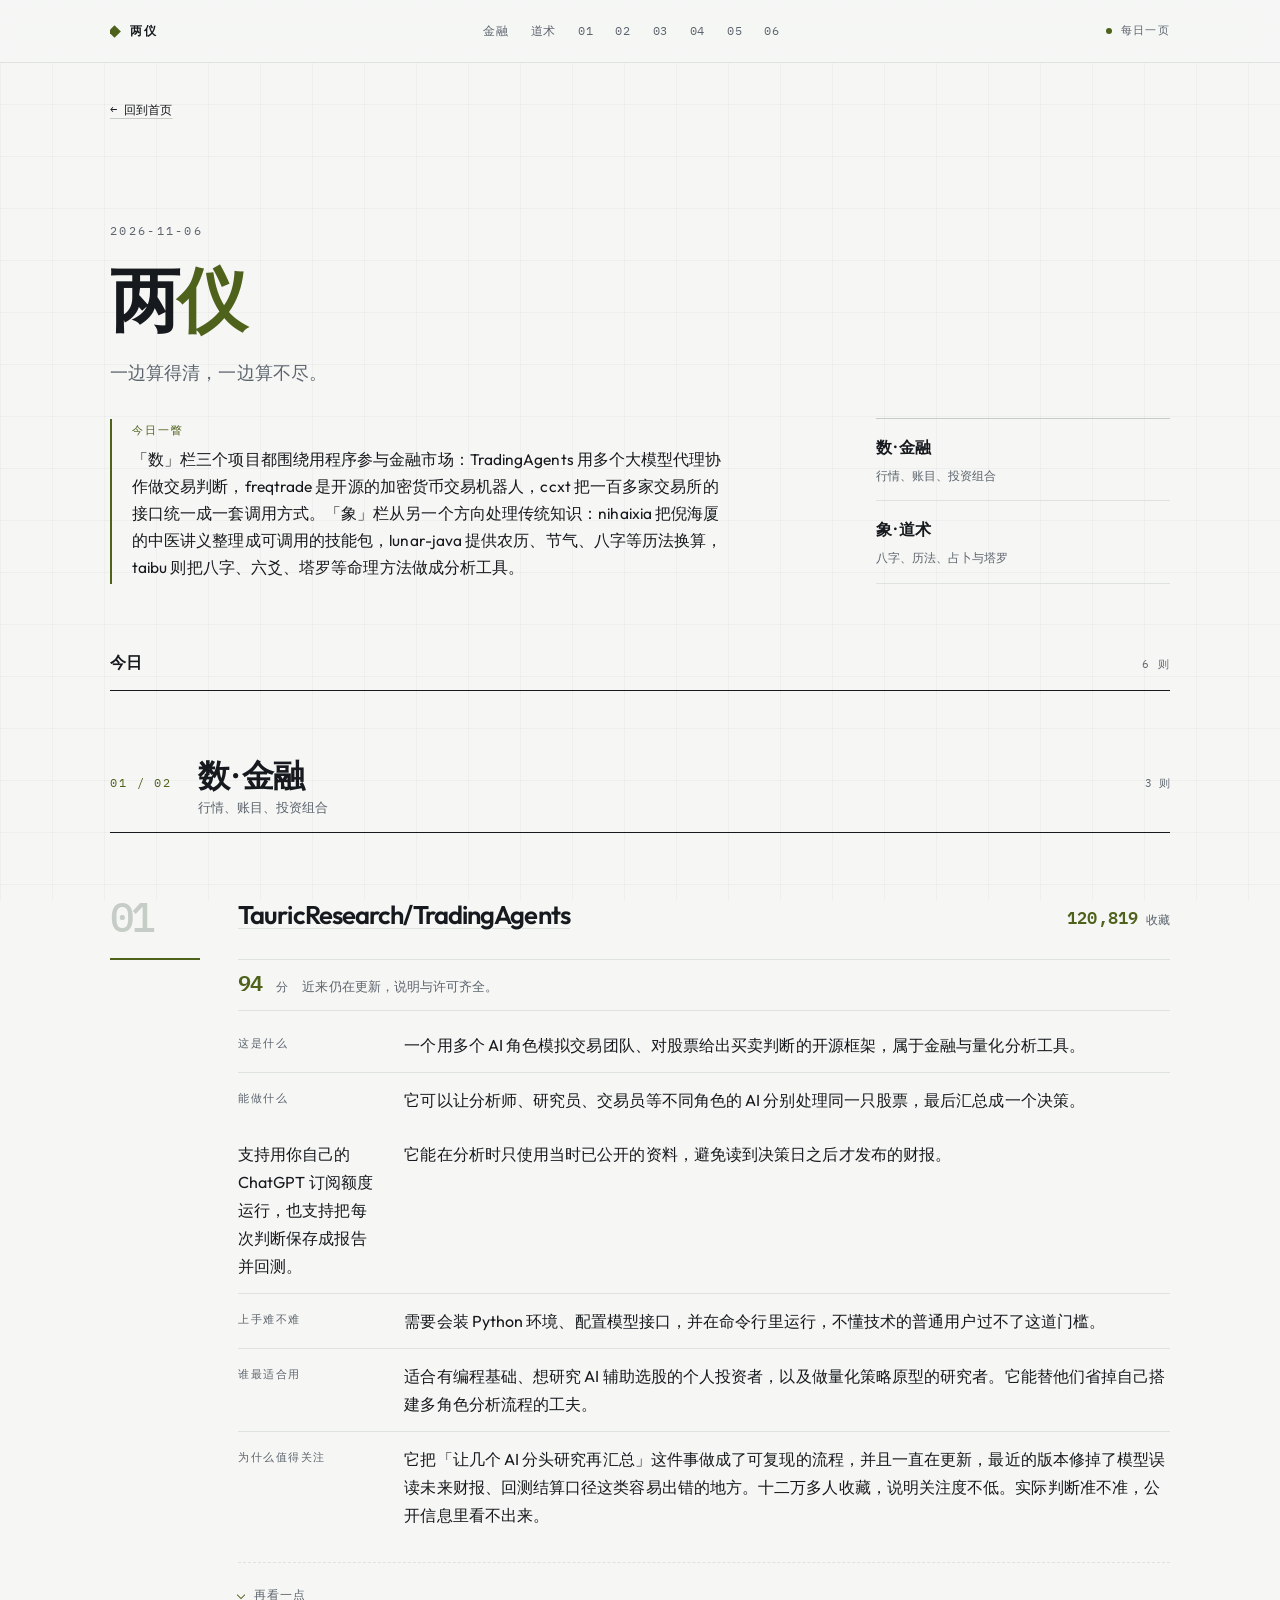
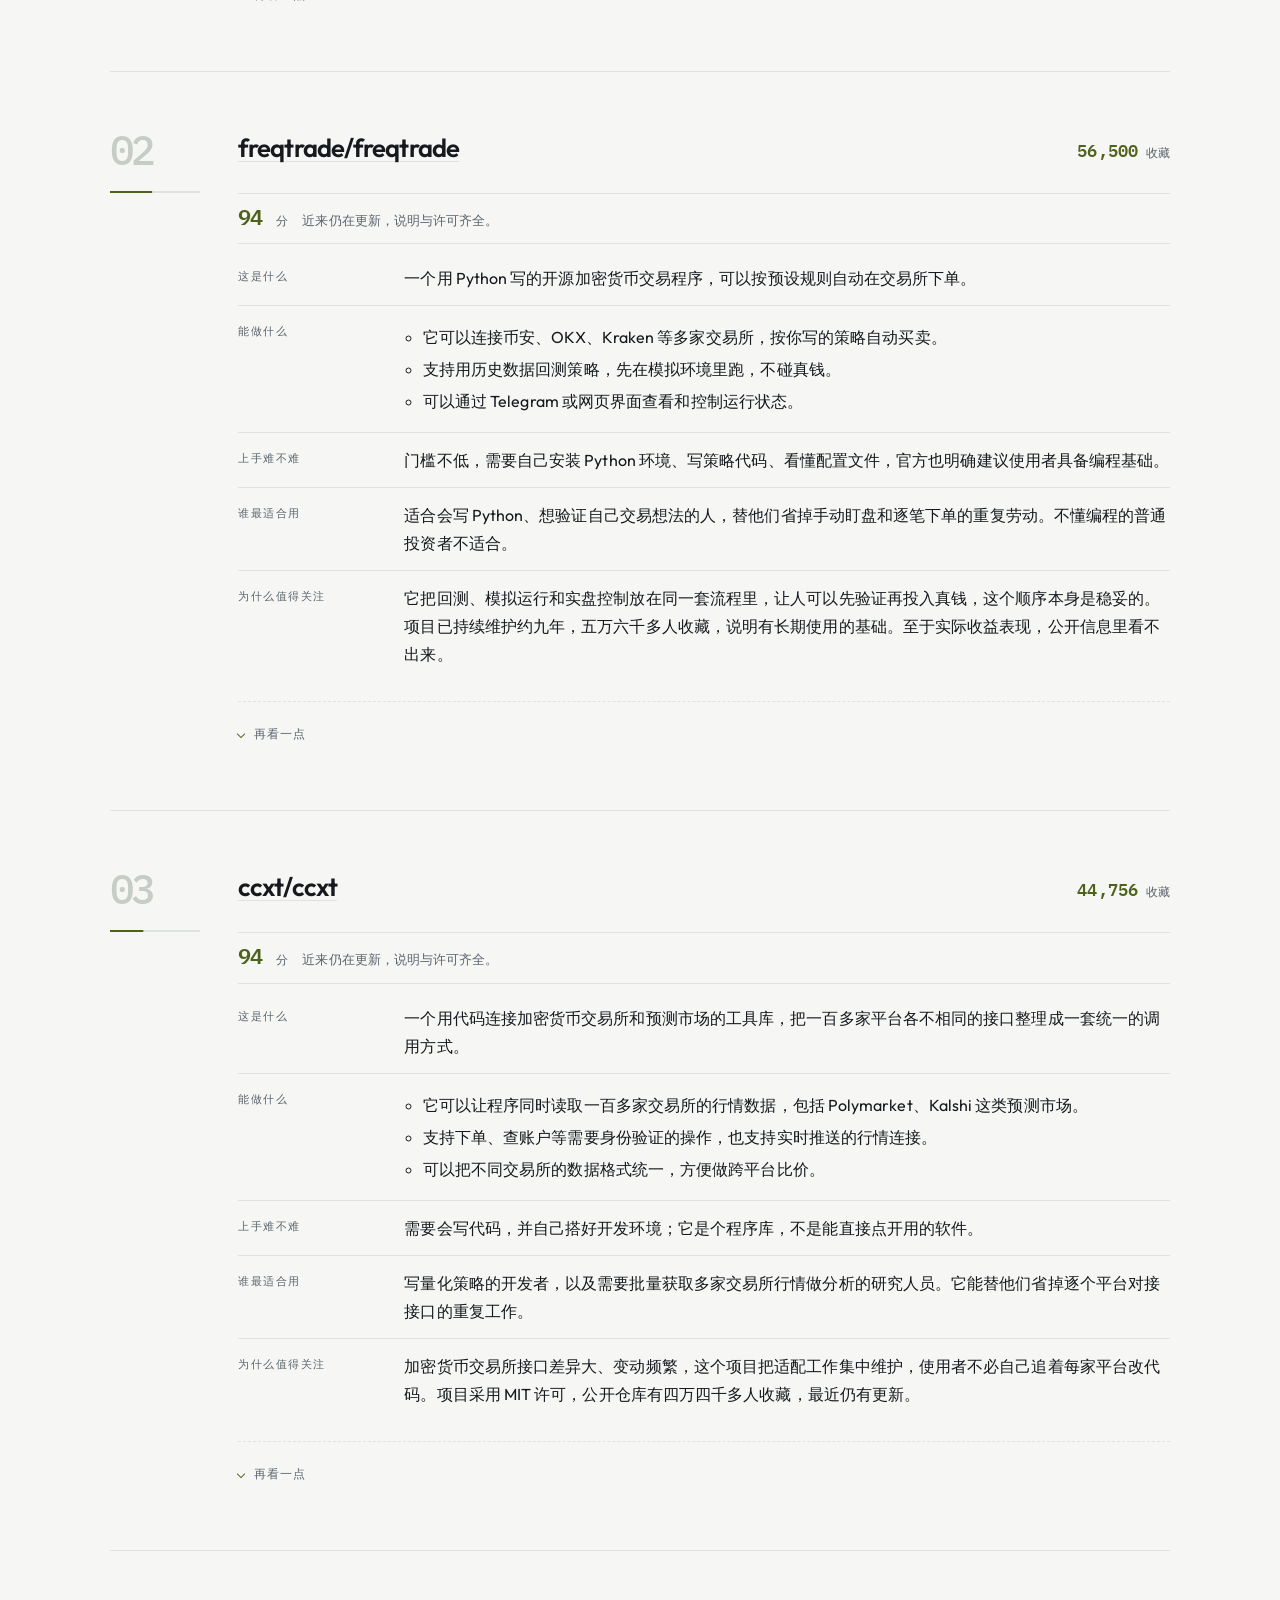
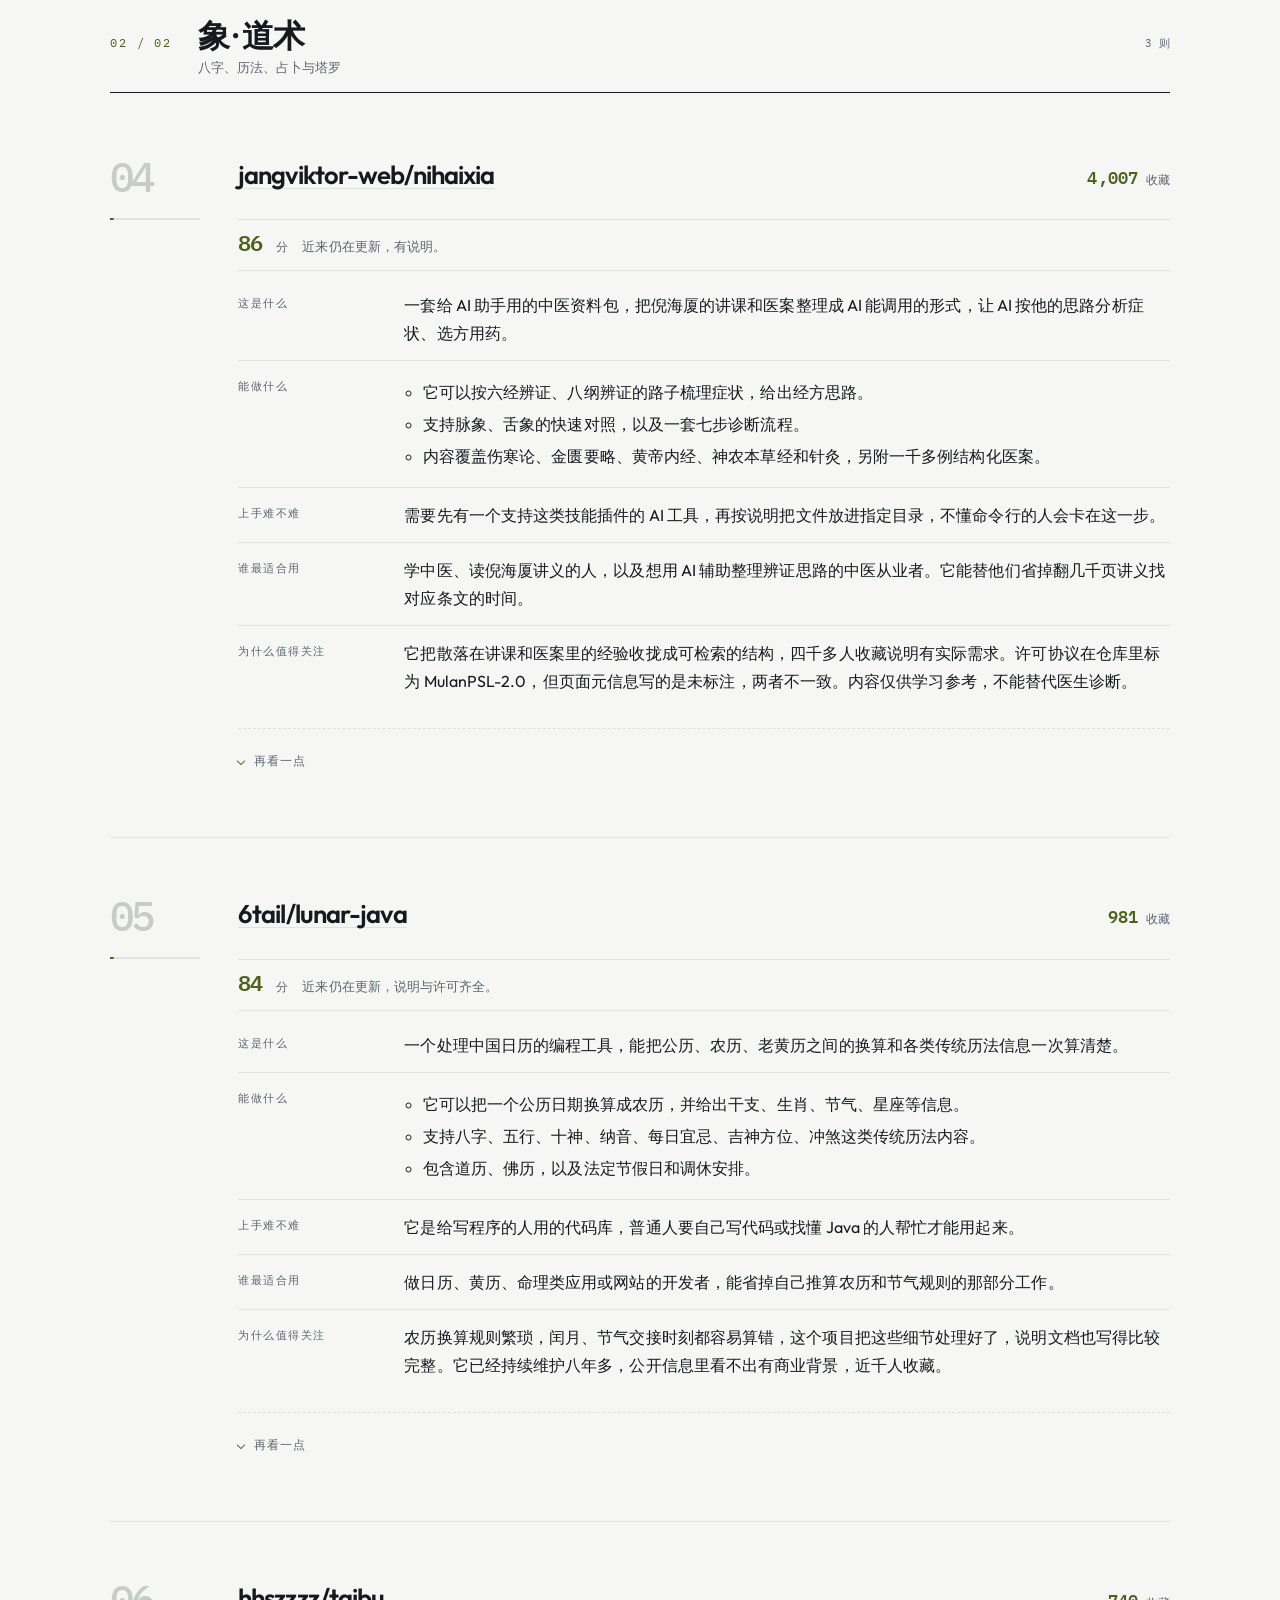
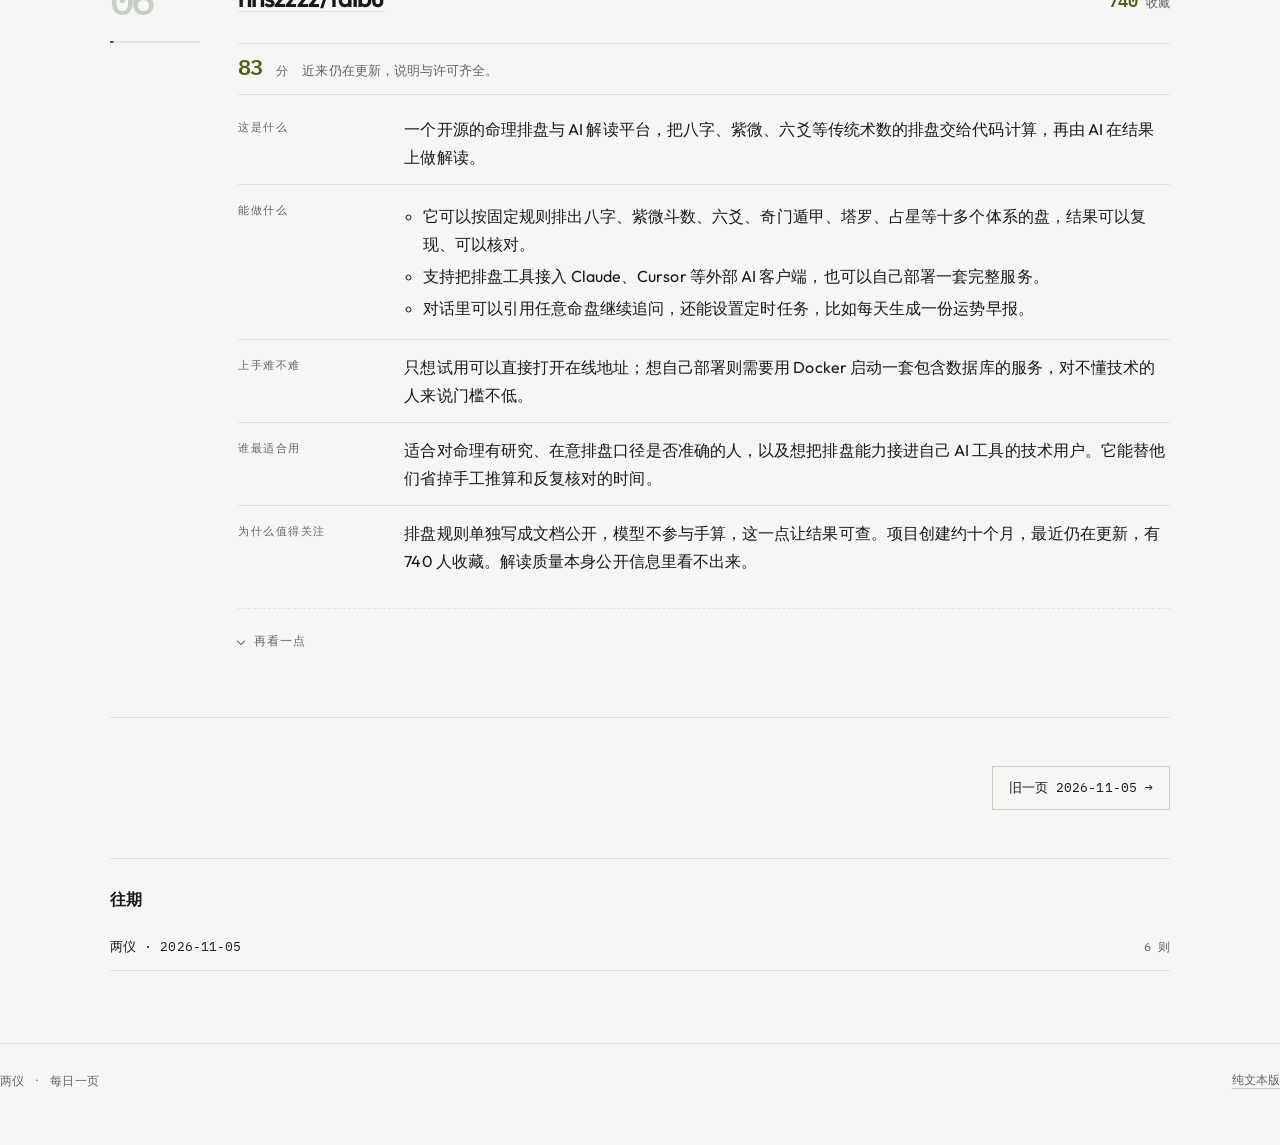
<file: docs/posts/2026-11-06.html>
<!DOCTYPE html>
<html lang="zh-CN">
<head>
<meta charset="utf-8">
<meta name="viewport" content="width=device-width,initial-scale=1">
<meta name="color-scheme" content="light dark">
<title>两仪 · 2026-11-06</title>
<meta name="description" content="一边算得清，一边算不尽。">
<meta property="og:title" content="两仪 · 2026-11-06">
<meta property="og:description" content="一边算得清，一边算不尽。">
<meta property="og:url" content="https://dear202606-star.github.io/stars/index.html">
<link rel="preconnect" href="https://fonts.googleapis.com">
<link rel="preconnect" href="https://fonts.gstatic.com" crossorigin>
<link href="https://fonts.googleapis.com/css2?family=IBM+Plex+Mono:wght@400;500;600&family=Outfit:wght@300;400;500;600;700&display=swap" rel="stylesheet">
<link rel="stylesheet" href="../style.css">
</head>
<body>
<a class="skip" href="#main">跳到正文</a>
<header class="topbar"><div class="shell topbar-inner"><a class="brand" href="../index.html" title="两仪">两仪</a><nav class="jump" aria-label="栏目导航"><a class="cat-link" href="posts/2026-11-06.html#cat-finance">金融</a><a class="cat-link" href="posts/2026-11-06.html#cat-daoshu">道术</a><a class="num-link" href="posts/2026-11-06.html#p1">01</a><a class="num-link" href="posts/2026-11-06.html#p2">02</a><a class="num-link" href="posts/2026-11-06.html#p3">03</a><a class="num-link" href="posts/2026-11-06.html#p4">04</a><a class="num-link" href="posts/2026-11-06.html#p5">05</a><a class="num-link" href="posts/2026-11-06.html#p6">06</a></nav><span class="live"><i aria-hidden="true"></i>每日一页</span></div></header><main class="shell" id="main"><a class="back" href="../index.html">← 回到首页</a><section class="hero"><div class="hero-main"><p class="eyebrow">2026-11-06</p><h1>两<em>仪</em></h1><p class="lede">一边算得清，一边算不尽。</p><div class="overview"><span class="overview-label">今日一瞥</span>「数」栏三个项目都围绕用程序参与金融市场：TradingAgents 用多个大模型代理协作做交易判断，freqtrade 是开源的加密货币交易机器人，ccxt 把一百多家交易所的接口统一成一套调用方式。「象」栏从另一个方向处理传统知识：nihaixia 把倪海厦的中医讲义整理成可调用的技能包，lunar-java 提供农历、节气、八字等历法换算，taibu 则把八字、六爻、塔罗等命理方法做成分析工具。</div></div><aside class="stats" aria-label="两栏"><div class="stat"><span class="stat-k">数 · 金融</span><span class="stat-note-line">行情、账目、投资组合</span></div><div class="stat"><span class="stat-k">象 · 道术</span><span class="stat-note-line">八字、历法、占卜与塔罗</span></div></aside></section><div class="rank-head"><h2 id="ranking-title">今日</h2><span>6 则</span></div><section class="cat" id="cat-finance" aria-labelledby="cat-finance-title"><div class="cat-head"><span class="cat-idx">01 / 02</span><div><h2 id="cat-finance-title">数 · 金融</h2><p>行情、账目、投资组合</p></div><span class="cat-meta">3 则</span></div><ol class="list"><li class="entry" id="p1" aria-labelledby="p1-title" style="--i:0;--pct:1.0000">
<div class="entry-rail"><span class="num" aria-hidden="true">01</span><div class="bar" role="img" aria-label="收藏相对值 100%"><i></i></div></div>
<div class="entry-body">
<header class="entry-head"><h3 id="p1-title"><a href="https://github.com/TauricResearch/TradingAgents" target="_blank" rel="noopener" aria-label="在新窗口打开项目页：TauricResearch/TradingAgents">TauricResearch/TradingAgents</a></h3><div class="metric"><span class="metric-v">120,819</span><span class="metric-u">收藏</span></div></header>
<div class="score" aria-label="分数与依据"><span class="score-total">94</span><span class="score-u">分</span><span class="score-note">近来仍在更新，说明与许可齐全。</span></div>
<div class="summary"><section class="section"><h4>这是什么</h4><p>一个用多个 AI 角色模拟交易团队、对股票给出买卖判断的开源框架，属于金融与量化分析工具。</p></section><section class="section"><h4>能做什么</h4><p>它可以让分析师、研究员、交易员等不同角色的 AI 分别处理同一只股票，最后汇总成一个决策。</p><p>支持用你自己的 ChatGPT 订阅额度运行，也支持把每次判断保存成报告并回测。</p><p>它能在分析时只使用当时已公开的资料，避免读到决策日之后才发布的财报。</p></section><section class="section"><h4>上手难不难</h4><p>需要会装 Python 环境、配置模型接口，并在命令行里运行，不懂技术的普通用户过不了这道门槛。</p></section><section class="section"><h4>谁最适合用</h4><p>适合有编程基础、想研究 AI 辅助选股的个人投资者，以及做量化策略原型的研究者。它能替他们省掉自己搭建多角色分析流程的工夫。</p></section><section class="section"><h4>为什么值得关注</h4><p>它把「让几个 AI 分头研究再汇总」这件事做成了可复现的流程，并且一直在更新，最近的版本修掉了模型误读未来财报、回测结算口径这类容易出错的地方。十二万多人收藏，说明关注度不低。实际判断准不准，公开信息里看不出来。</p></section></div>
<details class="tech"><summary>再看一点</summary>
<ul class="facts"><li><a href="https://github.com/TauricResearch/TradingAgents" target="_blank" rel="noopener">去项目页看看</a></li><li>Python　·　被复制 23,095 次　·　Apache License 2.0</li><li>标签：agent, finance, llm, multiagent, trading</li></ul></details>
</div></li><li class="entry" id="p2" aria-labelledby="p2-title" style="--i:1;--pct:0.4676">
<div class="entry-rail"><span class="num" aria-hidden="true">02</span><div class="bar" role="img" aria-label="收藏相对值 47%"><i></i></div></div>
<div class="entry-body">
<header class="entry-head"><h3 id="p2-title"><a href="https://github.com/freqtrade/freqtrade" target="_blank" rel="noopener" aria-label="在新窗口打开项目页：freqtrade/freqtrade">freqtrade/freqtrade</a></h3><div class="metric"><span class="metric-v">56,500</span><span class="metric-u">收藏</span></div></header>
<div class="score" aria-label="分数与依据"><span class="score-total">94</span><span class="score-u">分</span><span class="score-note">近来仍在更新，说明与许可齐全。</span></div>
<div class="summary"><section class="section"><h4>这是什么</h4><p>一个用 Python 写的开源加密货币交易程序，可以按预设规则自动在交易所下单。</p></section><section class="section"><h4>能做什么</h4><ul><li>它可以连接币安、OKX、Kraken 等多家交易所，按你写的策略自动买卖。</li><li>支持用历史数据回测策略，先在模拟环境里跑，不碰真钱。</li><li>可以通过 Telegram 或网页界面查看和控制运行状态。</li></ul></section><section class="section"><h4>上手难不难</h4><p>门槛不低，需要自己安装 Python 环境、写策略代码、看懂配置文件，官方也明确建议使用者具备编程基础。</p></section><section class="section"><h4>谁最适合用</h4><p>适合会写 Python、想验证自己交易想法的人，替他们省掉手动盯盘和逐笔下单的重复劳动。不懂编程的普通投资者不适合。</p></section><section class="section"><h4>为什么值得关注</h4><p>它把回测、模拟运行和实盘控制放在同一套流程里，让人可以先验证再投入真钱，这个顺序本身是稳妥的。项目已持续维护约九年，五万六千多人收藏，说明有长期使用的基础。至于实际收益表现，公开信息里看不出来。</p></section></div>
<details class="tech"><summary>再看一点</summary>
<ul class="facts"><li><a href="https://github.com/freqtrade/freqtrade" target="_blank" rel="noopener">去项目页看看</a></li><li>Python　·　被复制 11,676 次　·　GNU General Public License v3.0</li><li>标签：algorithmic-trading, bitcoin, cryptocurrencies, cryptocurrency, freqtrade, python, telegram-bot, trade, trading-bot</li></ul></details>
</div></li><li class="entry" id="p3" aria-labelledby="p3-title" style="--i:2;--pct:0.3704">
<div class="entry-rail"><span class="num" aria-hidden="true">03</span><div class="bar" role="img" aria-label="收藏相对值 37%"><i></i></div></div>
<div class="entry-body">
<header class="entry-head"><h3 id="p3-title"><a href="https://github.com/ccxt/ccxt" target="_blank" rel="noopener" aria-label="在新窗口打开项目页：ccxt/ccxt">ccxt/ccxt</a></h3><div class="metric"><span class="metric-v">44,756</span><span class="metric-u">收藏</span></div></header>
<div class="score" aria-label="分数与依据"><span class="score-total">94</span><span class="score-u">分</span><span class="score-note">近来仍在更新，说明与许可齐全。</span></div>
<div class="summary"><section class="section"><h4>这是什么</h4><p>一个用代码连接加密货币交易所和预测市场的工具库，把一百多家平台各不相同的接口整理成一套统一的调用方式。</p></section><section class="section"><h4>能做什么</h4><ul><li>它可以让程序同时读取一百多家交易所的行情数据，包括 Polymarket、Kalshi 这类预测市场。</li><li>支持下单、查账户等需要身份验证的操作，也支持实时推送的行情连接。</li><li>可以把不同交易所的数据格式统一，方便做跨平台比价。</li></ul></section><section class="section"><h4>上手难不难</h4><p>需要会写代码，并自己搭好开发环境；它是个程序库，不是能直接点开用的软件。</p></section><section class="section"><h4>谁最适合用</h4><p>写量化策略的开发者，以及需要批量获取多家交易所行情做分析的研究人员。它能替他们省掉逐个平台对接接口的重复工作。</p></section><section class="section"><h4>为什么值得关注</h4><p>加密货币交易所接口差异大、变动频繁，这个项目把适配工作集中维护，使用者不必自己追着每家平台改代码。项目采用 MIT 许可，公开仓库有四万四千多人收藏，最近仍有更新。</p></section></div>
<details class="tech"><summary>再看一点</summary>
<ul class="facts"><li><a href="https://github.com/ccxt/ccxt" target="_blank" rel="noopener">去项目页看看</a></li><li>Python　·　被复制 8,952 次　·　MIT License</li><li>标签：altcoin, api, arbitrage, bitcoin, bot, btc, crypto, cryptocurrencies, cryptocurrency, eth, ethereum, exchange, invest, library, market-data, memecoin, strategy, trade, trading</li></ul></details>
</div></li></ol></section><section class="cat" id="cat-daoshu" aria-labelledby="cat-daoshu-title"><div class="cat-head"><span class="cat-idx">02 / 02</span><div><h2 id="cat-daoshu-title">象 · 道术</h2><p>八字、历法、占卜与塔罗</p></div><span class="cat-meta">3 则</span></div><ol class="list"><li class="entry" id="p4" aria-labelledby="p4-title" style="--i:3;--pct:0.0400">
<div class="entry-rail"><span class="num" aria-hidden="true">04</span><div class="bar" role="img" aria-label="收藏相对值 4%"><i></i></div></div>
<div class="entry-body">
<header class="entry-head"><h3 id="p4-title"><a href="https://github.com/jangviktor-web/nihaixia" target="_blank" rel="noopener" aria-label="在新窗口打开项目页：jangviktor-web/nihaixia">jangviktor-web/nihaixia</a></h3><div class="metric"><span class="metric-v">4,007</span><span class="metric-u">收藏</span></div></header>
<div class="score" aria-label="分数与依据"><span class="score-total">86</span><span class="score-u">分</span><span class="score-note">近来仍在更新，有说明。</span></div>
<div class="summary"><section class="section"><h4>这是什么</h4><p>一套给 AI 助手用的中医资料包，把倪海厦的讲课和医案整理成 AI 能调用的形式，让 AI 按他的思路分析症状、选方用药。</p></section><section class="section"><h4>能做什么</h4><ul><li>它可以按六经辨证、八纲辨证的路子梳理症状，给出经方思路。</li><li>支持脉象、舌象的快速对照，以及一套七步诊断流程。</li><li>内容覆盖伤寒论、金匮要略、黄帝内经、神农本草经和针灸，另附一千多例结构化医案。</li></ul></section><section class="section"><h4>上手难不难</h4><p>需要先有一个支持这类技能插件的 AI 工具，再按说明把文件放进指定目录，不懂命令行的人会卡在这一步。</p></section><section class="section"><h4>谁最适合用</h4><p>学中医、读倪海厦讲义的人，以及想用 AI 辅助整理辨证思路的中医从业者。它能替他们省掉翻几千页讲义找对应条文的时间。</p></section><section class="section"><h4>为什么值得关注</h4><p>它把散落在讲课和医案里的经验收拢成可检索的结构，四千多人收藏说明有实际需求。许可协议在仓库里标为 MulanPSL-2.0，但页面元信息写的是未标注，两者不一致。内容仅供学习参考，不能替代医生诊断。</p></section></div>
<details class="tech"><summary>再看一点</summary>
<ul class="facts"><li><a href="https://github.com/jangviktor-web/nihaixia" target="_blank" rel="noopener">去项目页看看</a></li><li>HTML　·　被复制 743 次　·　未标注</li><li>标签：acupuncture, agent-skill, agent-skills, chinese-medicine, claude-code-skills, codex-skill, nihaisha, nihaixia, nishi, openclaw, openclaw-skill, openclaw-skills, tcm, tcmcp, traditional-chinese-medicine, traditional-chinese-medicine-healthcare</li></ul></details>
</div></li><li class="entry" id="p5" aria-labelledby="p5-title" style="--i:4;--pct:0.0400">
<div class="entry-rail"><span class="num" aria-hidden="true">05</span><div class="bar" role="img" aria-label="收藏相对值 4%"><i></i></div></div>
<div class="entry-body">
<header class="entry-head"><h3 id="p5-title"><a href="https://github.com/6tail/lunar-java" target="_blank" rel="noopener" aria-label="在新窗口打开项目页：6tail/lunar-java">6tail/lunar-java</a></h3><div class="metric"><span class="metric-v">981</span><span class="metric-u">收藏</span></div></header>
<div class="score" aria-label="分数与依据"><span class="score-total">84</span><span class="score-u">分</span><span class="score-note">近来仍在更新，说明与许可齐全。</span></div>
<div class="summary"><section class="section"><h4>这是什么</h4><p>一个处理中国日历的编程工具，能把公历、农历、老黄历之间的换算和各类传统历法信息一次算清楚。</p></section><section class="section"><h4>能做什么</h4><ul><li>它可以把一个公历日期换算成农历，并给出干支、生肖、节气、星座等信息。</li><li>支持八字、五行、十神、纳音、每日宜忌、吉神方位、冲煞这类传统历法内容。</li><li>包含道历、佛历，以及法定节假日和调休安排。</li></ul></section><section class="section"><h4>上手难不难</h4><p>它是给写程序的人用的代码库，普通人要自己写代码或找懂 Java 的人帮忙才能用起来。</p></section><section class="section"><h4>谁最适合用</h4><p>做日历、黄历、命理类应用或网站的开发者，能省掉自己推算农历和节气规则的那部分工作。</p></section><section class="section"><h4>为什么值得关注</h4><p>农历换算规则繁琐，闰月、节气交接时刻都容易算错，这个项目把这些细节处理好了，说明文档也写得比较完整。它已经持续维护八年多，公开信息里看不出有商业背景，近千人收藏。</p></section></div>
<details class="tech"><summary>再看一点</summary>
<ul class="facts"><li><a href="https://github.com/6tail/lunar-java" target="_blank" rel="noopener">去项目页看看</a></li><li>Java　·　被复制 209 次　·　MIT License</li><li>标签：calendar, java, lunar</li></ul></details>
</div></li><li class="entry" id="p6" aria-labelledby="p6-title" style="--i:5;--pct:0.0400">
<div class="entry-rail"><span class="num" aria-hidden="true">06</span><div class="bar" role="img" aria-label="收藏相对值 4%"><i></i></div></div>
<div class="entry-body">
<header class="entry-head"><h3 id="p6-title"><a href="https://github.com/hhszzzz/taibu" target="_blank" rel="noopener" aria-label="在新窗口打开项目页：hhszzzz/taibu">hhszzzz/taibu</a></h3><div class="metric"><span class="metric-v">740</span><span class="metric-u">收藏</span></div></header>
<div class="score" aria-label="分数与依据"><span class="score-total">83</span><span class="score-u">分</span><span class="score-note">近来仍在更新，说明与许可齐全。</span></div>
<div class="summary"><section class="section"><h4>这是什么</h4><p>一个开源的命理排盘与 AI 解读平台，把八字、紫微、六爻等传统术数的排盘交给代码计算，再由 AI 在结果上做解读。</p></section><section class="section"><h4>能做什么</h4><ul><li>它可以按固定规则排出八字、紫微斗数、六爻、奇门遁甲、塔罗、占星等十多个体系的盘，结果可以复现、可以核对。</li><li>支持把排盘工具接入 Claude、Cursor 等外部 AI 客户端，也可以自己部署一套完整服务。</li><li>对话里可以引用任意命盘继续追问，还能设置定时任务，比如每天生成一份运势早报。</li></ul></section><section class="section"><h4>上手难不难</h4><p>只想试用可以直接打开在线地址；想自己部署则需要用 Docker 启动一套包含数据库的服务，对不懂技术的人来说门槛不低。</p></section><section class="section"><h4>谁最适合用</h4><p>适合对命理有研究、在意排盘口径是否准确的人，以及想把排盘能力接进自己 AI 工具的技术用户。它能替他们省掉手工推算和反复核对的时间。</p></section><section class="section"><h4>为什么值得关注</h4><p>排盘规则单独写成文档公开，模型不参与手算，这一点让结果可查。项目创建约十个月，最近仍在更新，有 740 人收藏。解读质量本身公开信息里看不出来。</p></section></div>
<details class="tech"><summary>再看一点</summary>
<ul class="facts"><li><a href="https://github.com/hhszzzz/taibu" target="_blank" rel="noopener">去项目页看看</a></li><li>TypeScript　·　被复制 156 次　·　Other</li><li>标签：agent, astrology, bazi, divination, fortune-teller, liuren, liuyao, mbti, mcp, meihua, meihua-yishu, qimendunjia, skills, taiyi, tarot, xiaoliuren, ziweidoushu</li></ul></details>
</div></li></ol></section><nav class="pager" aria-label="前后页"><span></span><a href="posts/2026-11-05.html">旧一页 2026-11-05 →</a></nav><nav class="archive" aria-label="往期"><h2>往期</h2><ul><li><a href="posts/2026-11-05.html"><span>两仪 · 2026-11-05</span><span class="cnt">6 则</span></a></li></ul></nav></main><footer><div>两仪　·　每日一页</div><div class="tools"><a href="posts/2026-11-06.md">纯文本版</a></div></footer></body></html>
</file>
<file: docs/style.css>
:root{
  color-scheme:light dark;
  --bg:#F6F7F5;--surface:#FFFFFF;--ink:#16191D;--muted:#5C646D;
  --line:#DFE3DF;--line-2:#C6CCC6;--accent:#4F621C;--accent-soft:#EDF2DC;
  --grid:rgba(22,25,29,.032);
  --font-d:"Outfit","PingFang SC","Hiragino Sans GB","Microsoft YaHei",sans-serif;
  --font-m:"IBM Plex Mono","SFMono-Regular",Consolas,monospace;
  --ease:cubic-bezier(.2,.8,.2,1);
}
@media(prefers-color-scheme:dark){
  :root{
    --bg:#0B0E11;--surface:#11151A;--ink:#EBEEF0;--muted:#8B939C;
    --line:#22272E;--line-2:#3A424B;--accent:#BED857;--accent-soft:#191F12;
    --grid:rgba(255,255,255,.018);
  }
}
*,*::before,*::after{box-sizing:border-box}
html{-webkit-text-size-adjust:100%;scroll-behavior:smooth}
body{margin:0;background:var(--bg);color:var(--ink);font-family:var(--font-d);
 font-size:1rem;line-height:1.75;letter-spacing:.005em;-webkit-font-smoothing:antialiased}
body::before{content:"";position:fixed;inset:0;pointer-events:none;z-index:0;
 background-image:linear-gradient(var(--grid) 1px,transparent 1px),
 linear-gradient(90deg,var(--grid) 1px,transparent 1px);
 background-size:52px 52px}
.shell{position:relative;z-index:1;max-width:1180px;margin:0 auto;
 padding:0 clamp(20px,5vw,60px)}
a{color:inherit;text-decoration:underline;text-decoration-color:var(--line-2);
 text-underline-offset:4px;text-decoration-thickness:1px}
a:hover{text-decoration-color:var(--accent)}
:focus-visible{outline:2px solid var(--accent);outline-offset:4px;border-radius:2px}
.skip{position:absolute;left:-9999px;top:0;background:var(--surface);
 padding:12px 18px;z-index:60;border:1px solid var(--line-2)}
.skip:focus{left:16px;top:16px}
.mono,.num,.metric,.eyebrow,.tag,.jump,.live,.facts,.archive,.tools,
.rank-head span,.pager,.cat-idx,.cat-meta,
.score-total,.score-u{font-family:var(--font-m);font-variant-numeric:tabular-nums}

/* 顶栏：细线 + 期数锚点 + 状态点 */
.topbar{position:sticky;top:0;z-index:20;border-bottom:1px solid var(--line);
 background:color-mix(in srgb,var(--bg) 90%,transparent);backdrop-filter:blur(14px)}
.topbar-inner{display:grid;
 grid-template-columns:minmax(0,auto) minmax(0,1fr) auto;gap:24px;
 align-items:center;min-height:62px}
.brand{display:flex;align-items:center;gap:11px;min-width:0;
 font-family:var(--font-m);font-size:.78rem;letter-spacing:.14em;
 text-transform:uppercase;text-decoration:none;font-weight:600;
 white-space:nowrap;overflow:hidden;text-overflow:ellipsis}
.brand::before{content:"";width:9px;height:9px;background:var(--accent);
 transform:rotate(45deg);display:block;flex-shrink:0}
.jump{display:flex;gap:clamp(8px,1.4vw,18px);justify-content:center;
 font-size:.72rem;letter-spacing:.06em;overflow-x:auto;scrollbar-width:none;
 min-width:0;flex-wrap:nowrap}
.jump::-webkit-scrollbar{display:none}
.jump a{color:var(--muted);text-decoration:none;padding:8px 2px;
 display:inline-flex;align-items:center;min-height:44px;flex-shrink:0}
.jump a:hover,.jump a[aria-current="true"]{color:var(--accent)}
.live{font-size:.7rem;letter-spacing:.12em;color:var(--muted);white-space:nowrap}
.live i{display:inline-block;width:6px;height:6px;border-radius:50%;
 background:var(--accent);margin-right:9px;vertical-align:middle;
 animation:pulse 2.6s var(--ease) infinite}

/* Hero：非对称双栏，右侧为真实统计 */
.hero{display:grid;grid-template-columns:minmax(0,1.7fr) minmax(220px,.72fr);
 gap:clamp(30px,5.5vw,80px);align-items:end;
 padding:clamp(46px,7vw,94px) 0 clamp(38px,5vw,68px)}
.eyebrow{font-size:.72rem;letter-spacing:.2em;text-transform:uppercase;
 color:var(--muted);margin:0 0 22px}
h1{font-size:clamp(2.25rem,5.6vw,4.35rem);line-height:1.04;
 letter-spacing:-.048em;font-weight:600;margin:0 0 22px;overflow-wrap:anywhere}
h1 em{font-style:normal;color:var(--accent)}
.lede{font-size:clamp(1rem,1.45vw,1.15rem);line-height:1.72;
 color:var(--muted);max-width:52ch;margin:0 0 30px}
.overview{border-left:2px solid var(--accent);padding:2px 0 2px 20px;
 max-width:62ch;font-size:.97rem;line-height:1.75}
.overview-label{display:block;font-family:var(--font-m);font-size:.68rem;
 letter-spacing:.18em;text-transform:uppercase;color:var(--accent);margin-bottom:6px}
.stats{border-top:1px solid var(--line-2)}
.stat{padding:14px 0;border-bottom:1px solid var(--line)}
.stat-k{display:block;font-size:1.02rem;font-weight:600;letter-spacing:-.02em;
 color:var(--ink)}
.stat-note-line{display:block;font-size:.78rem;color:var(--muted);line-height:1.65;
 margin-top:4px}

/* 双分类分栏：每类一条粗线标题，栏内沿用细线榜单 */
.cat{margin:clamp(36px,5vw,66px) 0 0;scroll-margin-top:84px}
.cat-head{display:grid;grid-template-columns:auto minmax(0,1fr) auto;
 gap:clamp(12px,2vw,28px);align-items:baseline;
 border-bottom:1px solid var(--ink);padding-bottom:14px}
.cat-idx{font-size:.72rem;letter-spacing:.16em;color:var(--accent);white-space:nowrap}
.cat-head h2{font-size:clamp(1.35rem,2.6vw,2rem);font-weight:600;
 letter-spacing:-.035em;margin:0;line-height:1.3;overflow-wrap:anywhere}
.cat-head p{margin:0;font-size:.82rem;line-height:1.6;color:var(--muted);
 overflow-wrap:anywhere}
.cat-meta{font-size:.7rem;color:var(--muted);white-space:nowrap}
.cat .list{margin-top:6px}

/* 分数与一句人话的依据并排，不列指标、不写口径 */
.score{display:flex;flex-wrap:wrap;align-items:baseline;gap:6px 14px;
 margin:0 0 20px;padding:12px 0;border-top:1px solid var(--line);
 border-bottom:1px solid var(--line);min-width:0;overflow-wrap:anywhere}
.score-total{font-size:1.35rem;font-weight:600;color:var(--accent);
 letter-spacing:-.04em;line-height:1}
.score-u{font-family:var(--font-m);font-size:.72rem;color:var(--muted)}
.score-note{font-size:.84rem;line-height:1.7;color:var(--muted)}

/* 榜单：细线分隔，条目带相对收藏数条形 */
.rank-head{display:flex;justify-content:space-between;align-items:baseline;
 gap:16px;border-bottom:1px solid var(--ink);padding-bottom:14px}
.rank-head h2{font-size:1.02rem;font-weight:600;letter-spacing:.01em;margin:0}
.rank-head span{font-size:.7rem;color:var(--muted);letter-spacing:.1em}
.list{list-style:none;margin:0;padding:0}
.entry{display:grid;grid-template-columns:clamp(62px,7vw,104px) minmax(0,1fr);
 gap:clamp(18px,3vw,44px);padding:clamp(32px,4.4vw,54px) 0;
 border-bottom:1px solid var(--line);
 animation:rise .55s var(--ease) both;
 animation-delay:calc(var(--i,0) * 55ms)}
.entry-rail{display:flex;flex-direction:column;gap:20px;padding-top:4px}
.num{font-size:clamp(1.7rem,3.2vw,2.75rem);font-weight:500;
 letter-spacing:-.09em;line-height:1;color:var(--line-2);
 transition:color .3s var(--ease)}
.entry:hover .num,.entry:focus-within .num{color:var(--accent)}
.bar{height:2px;background:var(--line);overflow:hidden}
.bar i{display:block;height:100%;background:var(--accent);
 transform-origin:left;animation:grow 1s var(--ease) both;
 animation-delay:calc(var(--i,0) * 55ms + 200ms)}
.entry-head{display:flex;justify-content:space-between;align-items:baseline;
 gap:18px;flex-wrap:wrap;margin-bottom:22px}
.entry-head h3{font-size:clamp(1.15rem,2.1vw,1.6rem);font-weight:600;
 letter-spacing:-.035em;margin:0;overflow-wrap:anywhere}
.entry-head h3 a{text-decoration-color:var(--line)}
.metric{white-space:nowrap;font-size:.9rem}
.metric-v{font-size:1.05rem;font-weight:600;color:var(--accent)}
.metric-u{font-size:.72rem;color:var(--muted);margin-left:8px}

/* 五字段：标签列 + 内容列，不用胶囊 */
.summary{display:grid}
.section{display:grid;grid-template-columns:clamp(92px,11vw,142px) minmax(0,1fr);
 gap:clamp(14px,2vw,30px);padding:13px 0;border-top:1px solid var(--line)}
.section:first-child{border-top:0;padding-top:0}
.section h4{margin:0;padding-top:3px;font-family:var(--font-m);font-size:.7rem;
 font-weight:500;letter-spacing:.14em;color:var(--muted)}
.section p{margin:0;line-height:1.75}
.section ul{margin:0;padding-left:1.15em}
.section li{margin:4px 0}
details.tech{margin-top:20px;border-top:1px dashed var(--line);padding-top:10px}
details.tech summary{cursor:pointer;list-style:none;display:flex;align-items:center;
 gap:10px;min-height:44px;font-family:var(--font-m);font-size:.72rem;
 letter-spacing:.08em;color:var(--muted)}
details.tech summary::-webkit-details-marker{display:none}
details.tech summary::before{content:"";width:6px;height:6px;
 border-right:1px solid var(--accent);border-bottom:1px solid var(--accent);
 transform:rotate(45deg);transition:transform .25s var(--ease)}
details.tech[open] summary::before{transform:rotate(225deg)}
.facts{list-style:none;margin:4px 0 0;padding:0;display:grid;gap:7px;
 font-size:.82rem;color:var(--muted)}
.facts li{overflow-wrap:anywhere}
.facts a{display:inline-flex;align-items:center;min-height:44px}

/* 导航与归档 */
.pager{display:flex;justify-content:space-between;gap:16px;flex-wrap:wrap;
 margin:clamp(28px,4vw,48px) 0;font-size:.8rem}
.pager a{display:inline-flex;align-items:center;min-height:44px;padding:10px 16px;
 border:1px solid var(--line-2);text-decoration:none}
.pager a:hover{border-color:var(--accent);color:var(--accent)}
.archive{margin:0 0 clamp(40px,6vw,72px);padding-top:26px;
 border-top:1px solid var(--line)}
.archive h2{font-family:var(--font-d);font-size:1.02rem;font-weight:600;margin:0 0 12px}
.archive ul{list-style:none;margin:0;padding:0}
.archive li{border-bottom:1px solid var(--line)}
.archive a{display:flex;justify-content:space-between;gap:16px;
 align-items:center;min-height:44px;padding:10px 0;
 font-size:.82rem;text-decoration:none}
.archive a:hover{color:var(--accent)}
.archive .cnt{font-size:.74rem;color:var(--muted);white-space:nowrap}
.back{display:inline-block;margin:24px 0 0;font-family:var(--font-m);
 font-size:.78rem;min-height:44px;line-height:44px}
footer{padding:26px 0 54px;border-top:1px solid var(--line);
 font-size:.78rem;color:var(--muted);display:flex;
 justify-content:space-between;gap:16px;flex-wrap:wrap}
.tools{font-size:.72rem;display:flex;gap:18px}
.placeholder{max-width:60ch;padding:clamp(48px,7vw,96px) 0}

@keyframes rise{from{opacity:0;transform:translateY(15px)}to{opacity:1;transform:translateY(0)}}
@keyframes grow{from{transform:scaleX(0)}to{transform:scaleX(var(--pct,1))}}
@keyframes pulse{0%,100%{opacity:1;transform:scale(1)}50%{opacity:.3;transform:scale(.65)}}

/* 平板：Hero 转单列；保留分类导航，隐藏纯数字锚点避免顶栏拥挤 */
@media(max-width:880px){
 .hero{grid-template-columns:1fr;gap:34px;align-items:start}
 .topbar-inner{gap:12px}
 .jump{justify-content:flex-end;gap:12px}
 .jump .num-link{display:none}
 .cat-head{grid-template-columns:auto minmax(0,1fr);gap:8px 16px}
 .cat-meta{grid-column:2;white-space:normal}
 .cat{scroll-margin-top:74px}
}
/* 手机：全部多列结构折叠为单列，触摸目标保持 44px */
@media(max-width:640px){
 .topbar-inner{grid-template-columns:minmax(0,1fr) auto;gap:10px}
 .brand{font-size:.7rem;letter-spacing:.08em}
 .live{display:none}
 .jump{gap:10px;font-size:.7rem}
 .entry{grid-template-columns:1fr;gap:14px}
 .entry-rail{flex-direction:row;align-items:center;gap:16px;padding-top:0}
 .bar{flex:1}
 .entry-head{gap:8px}
 .section{grid-template-columns:1fr;gap:5px;padding:12px 0}
 .section h4{padding-top:0}
 .score{gap:6px 10px}
 .score-total{font-size:1.15rem}
 .score-note{font-size:.8rem}
 .cat-head{grid-template-columns:1fr;gap:6px}
 .cat-meta{grid-column:1;white-space:normal}
 .cat{scroll-margin-top:72px}
 .pager a{flex:1 1 100%;justify-content:center}
 .tools{flex-wrap:wrap}
 .tools a{display:inline-flex;align-items:center;min-height:44px}
 footer{flex-direction:column;gap:10px}
 h1{font-size:clamp(2rem,9vw,2.7rem)}
 .overview{font-size:.93rem}
}
/* 超窄屏：品牌名截断，分类导航仍可横向滚动 */
@media(max-width:380px){
 .topbar-inner{gap:6px}
 .brand{font-size:.66rem;letter-spacing:.04em}
 .jump{gap:8px}
 .shell{padding:0 16px}
}
@media(prefers-reduced-motion:reduce){
 *,*::before,*::after{animation:none!important;transition:none!important;
 scroll-behavior:auto!important}
 .bar i{transform:scaleX(var(--pct,1))}
}
</file>
